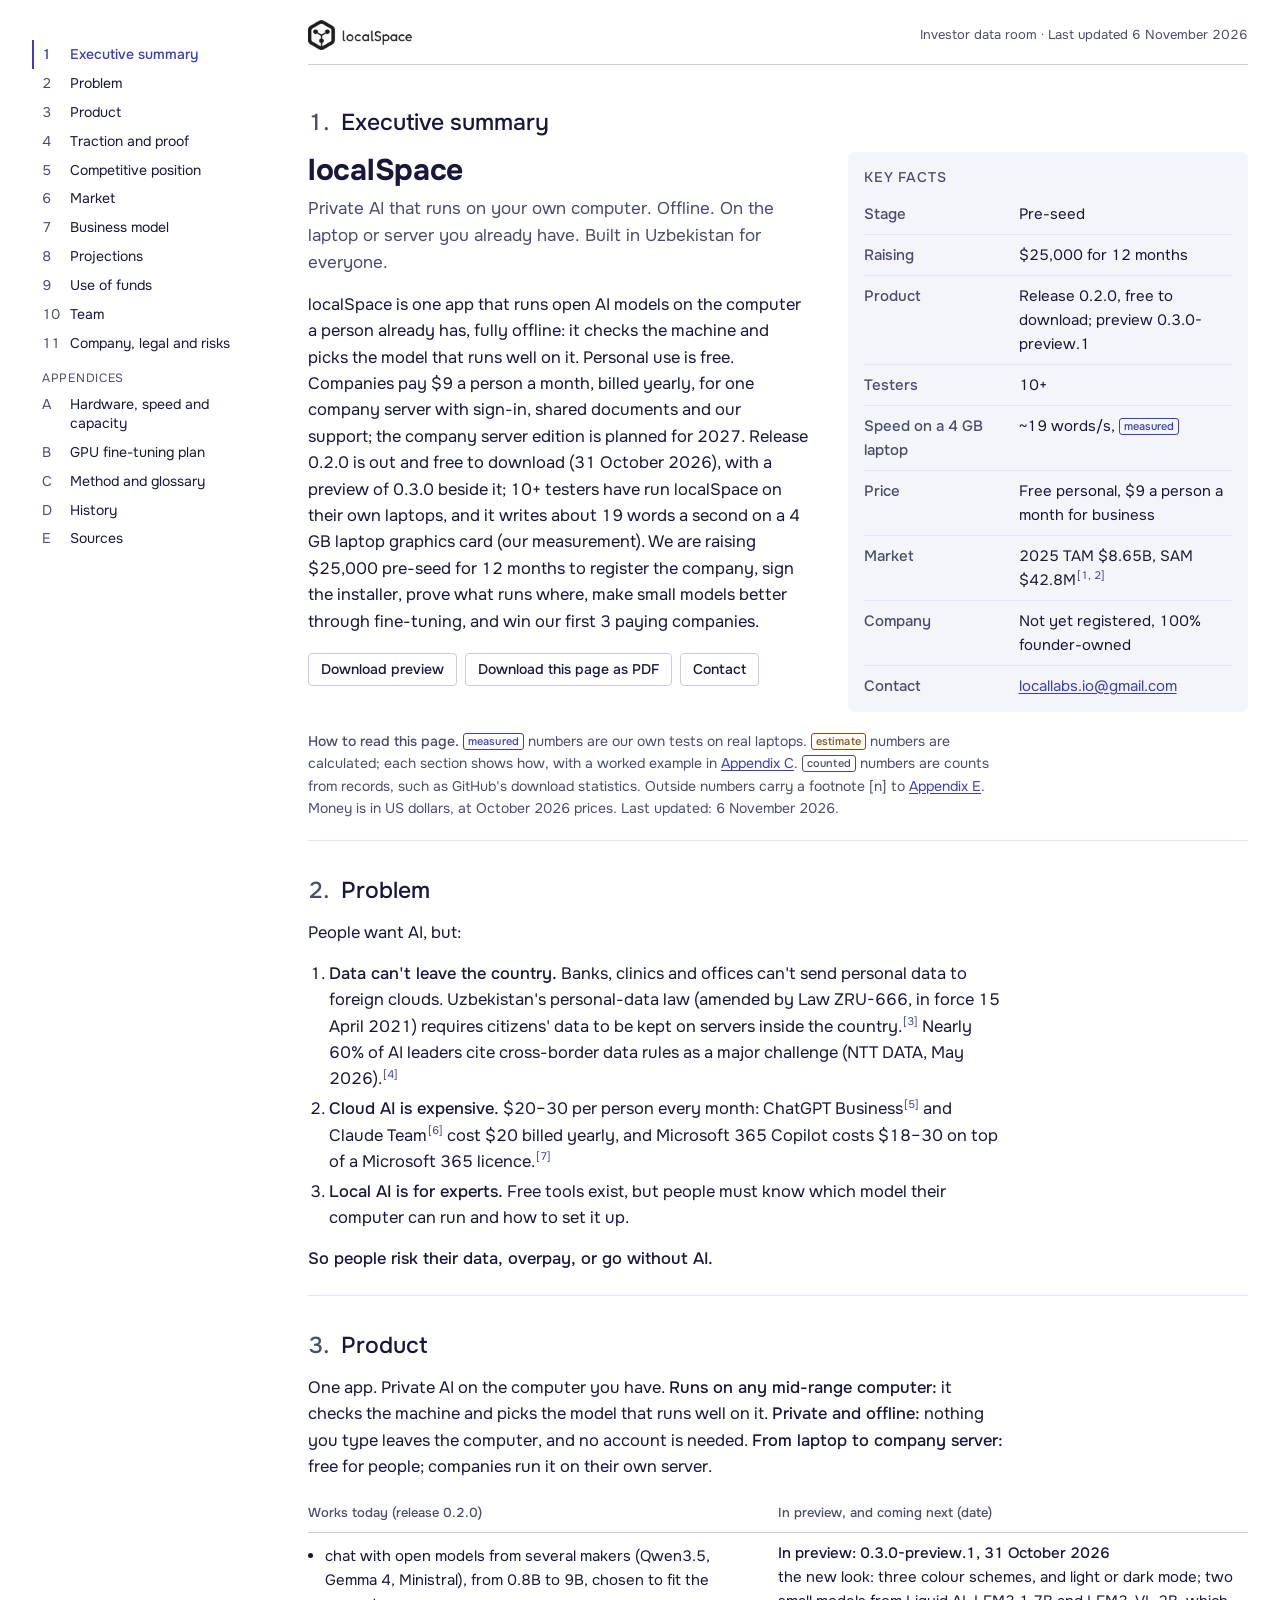
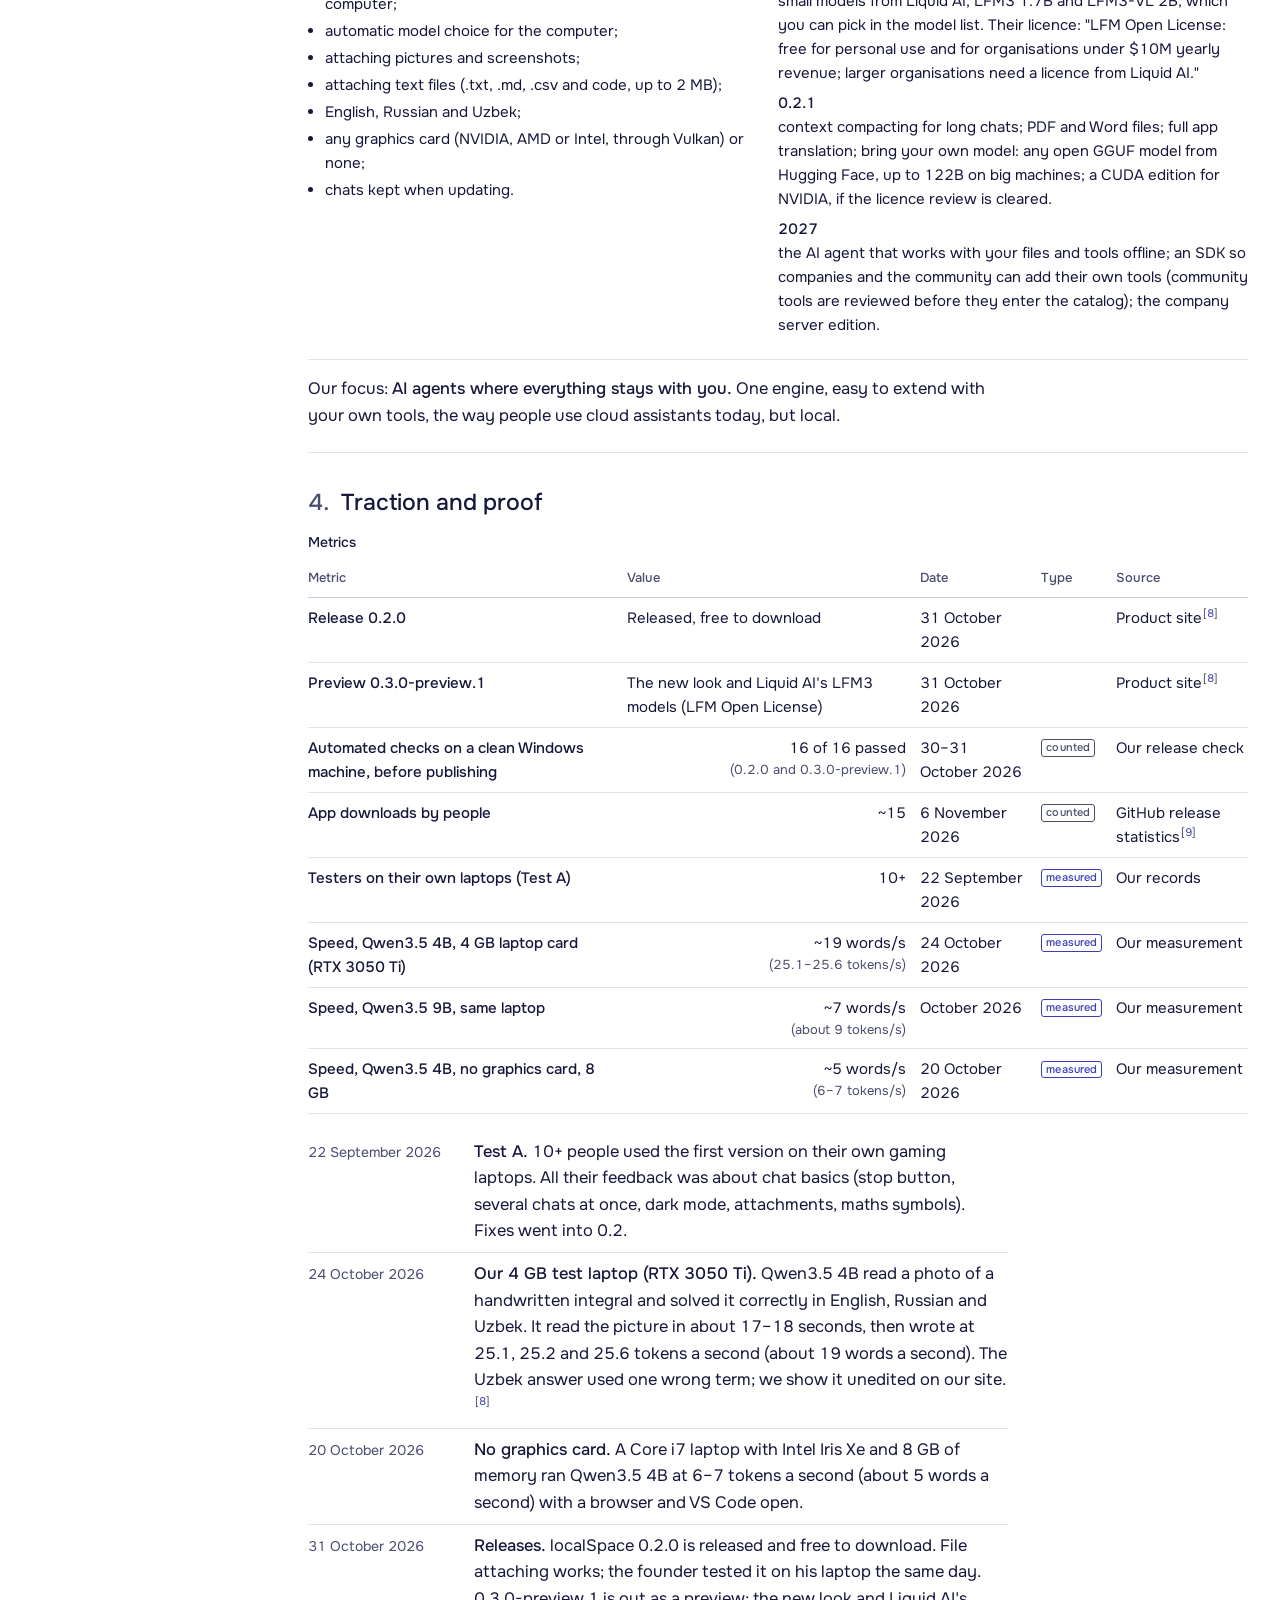
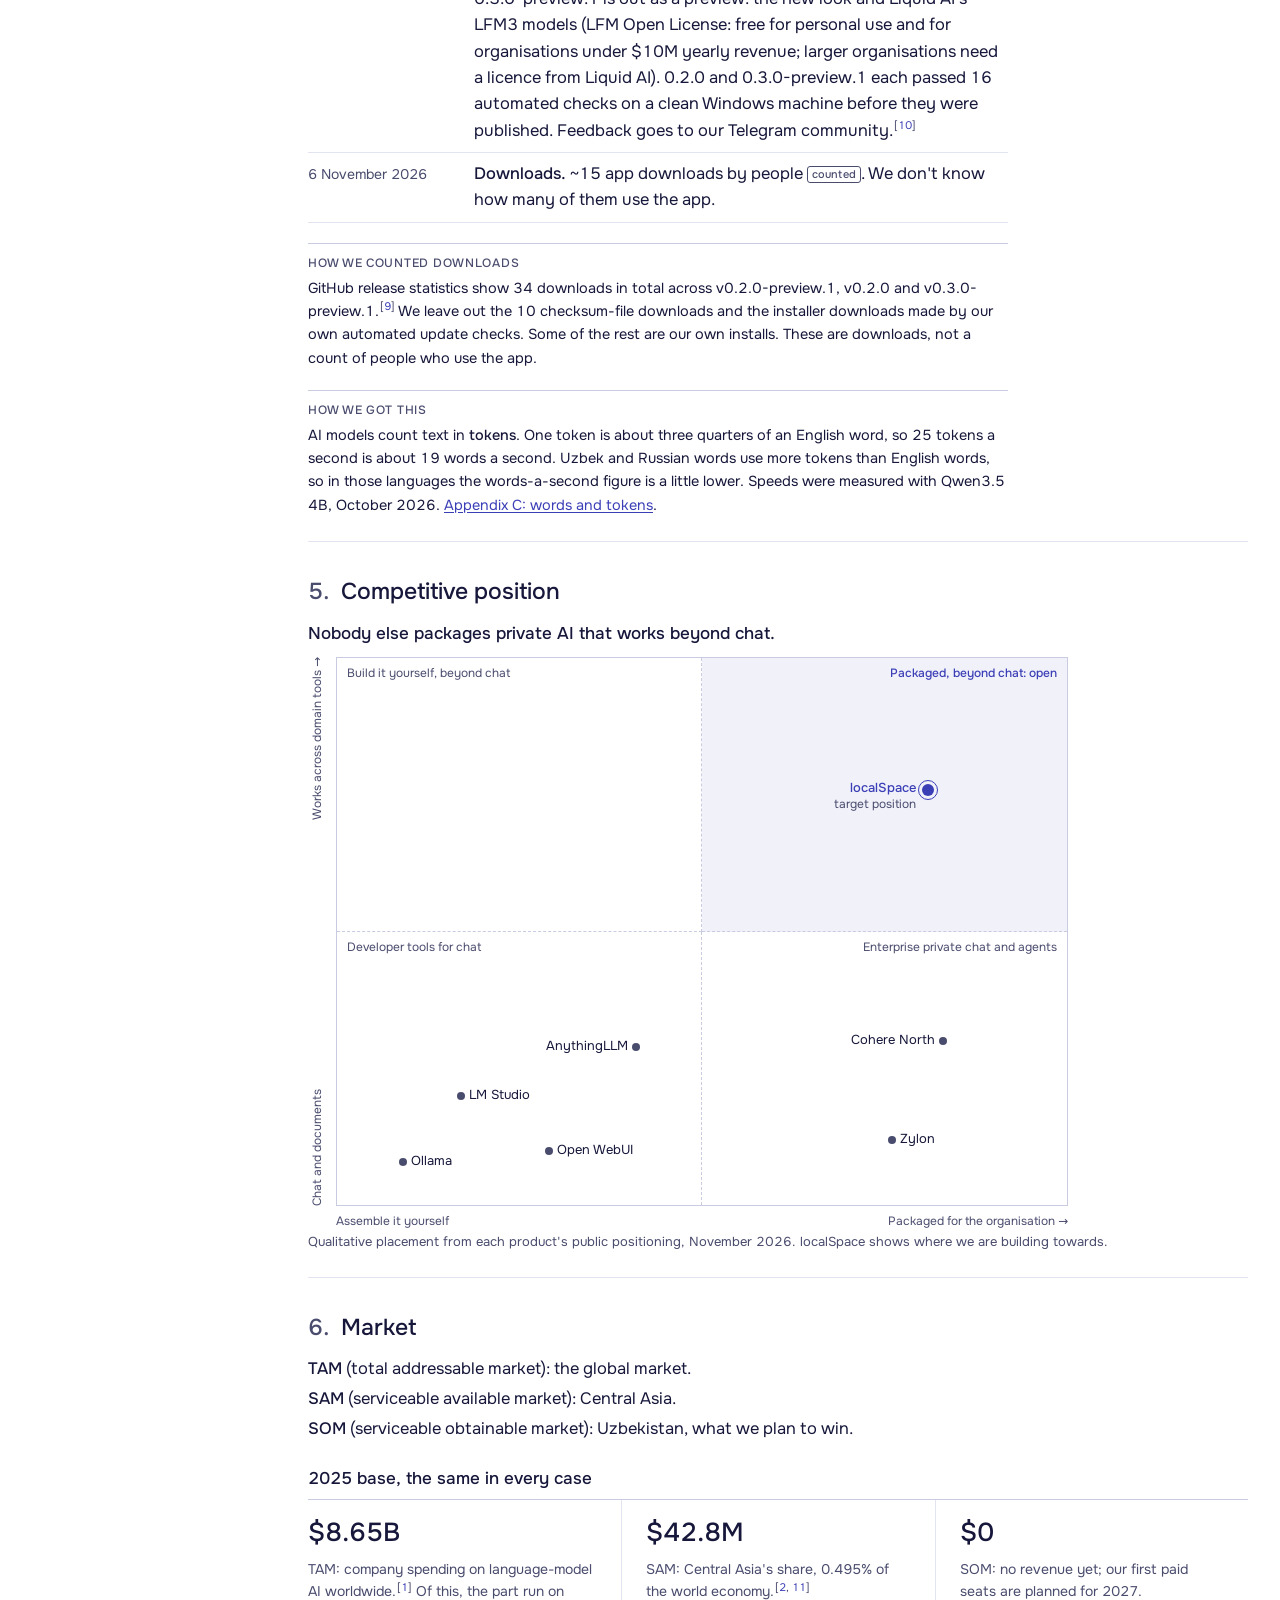
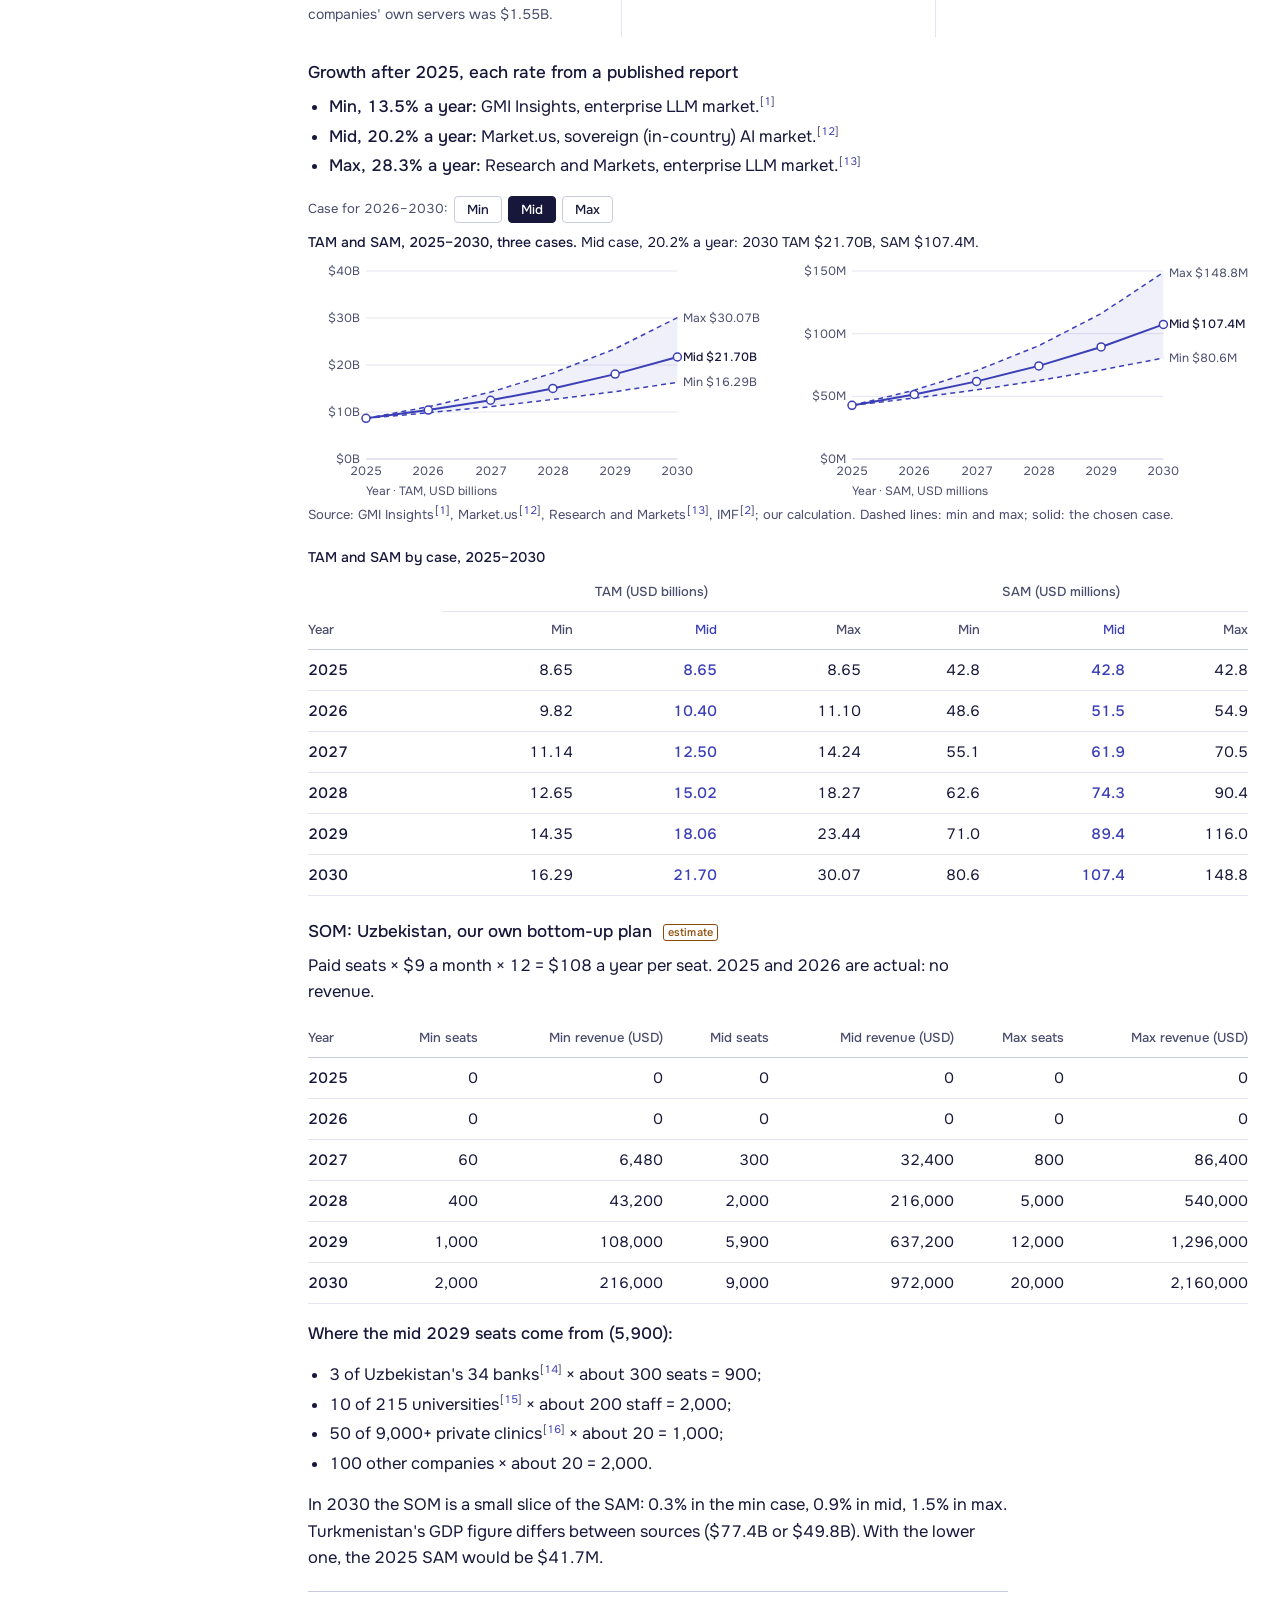
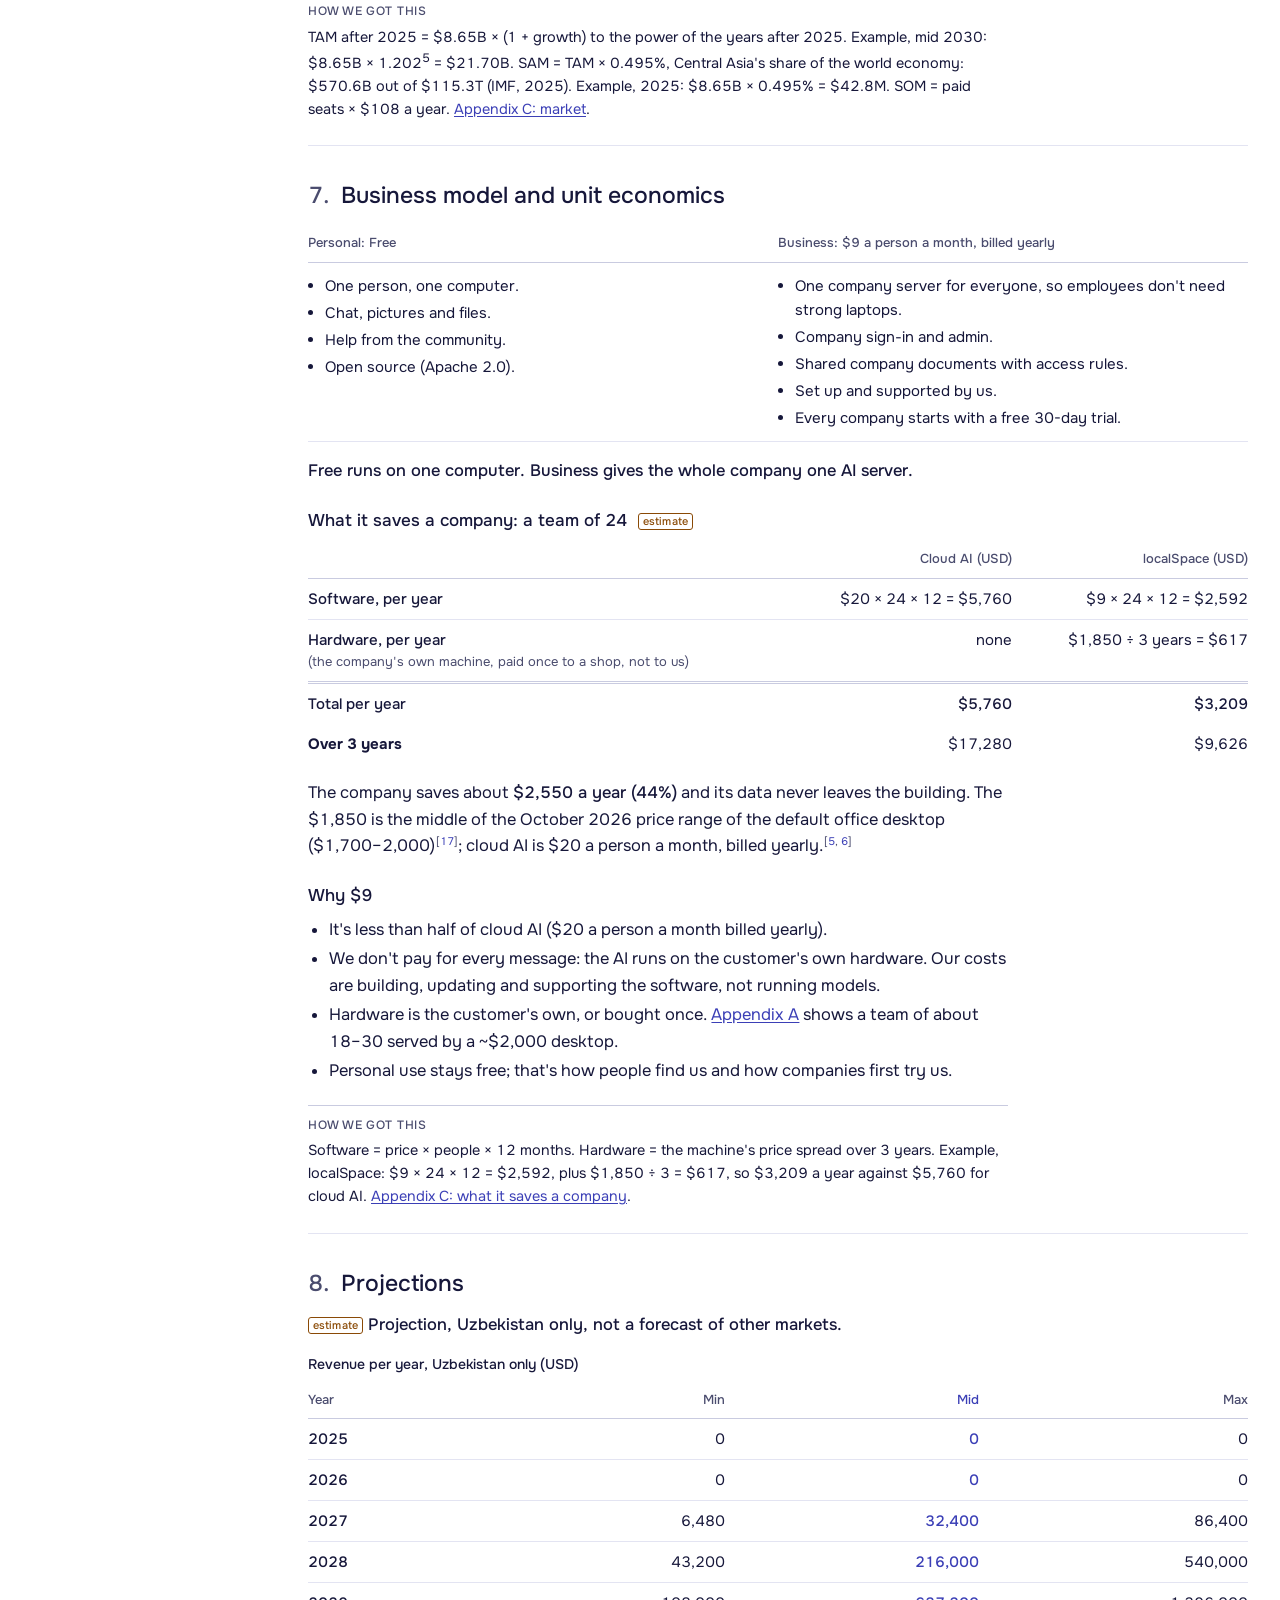
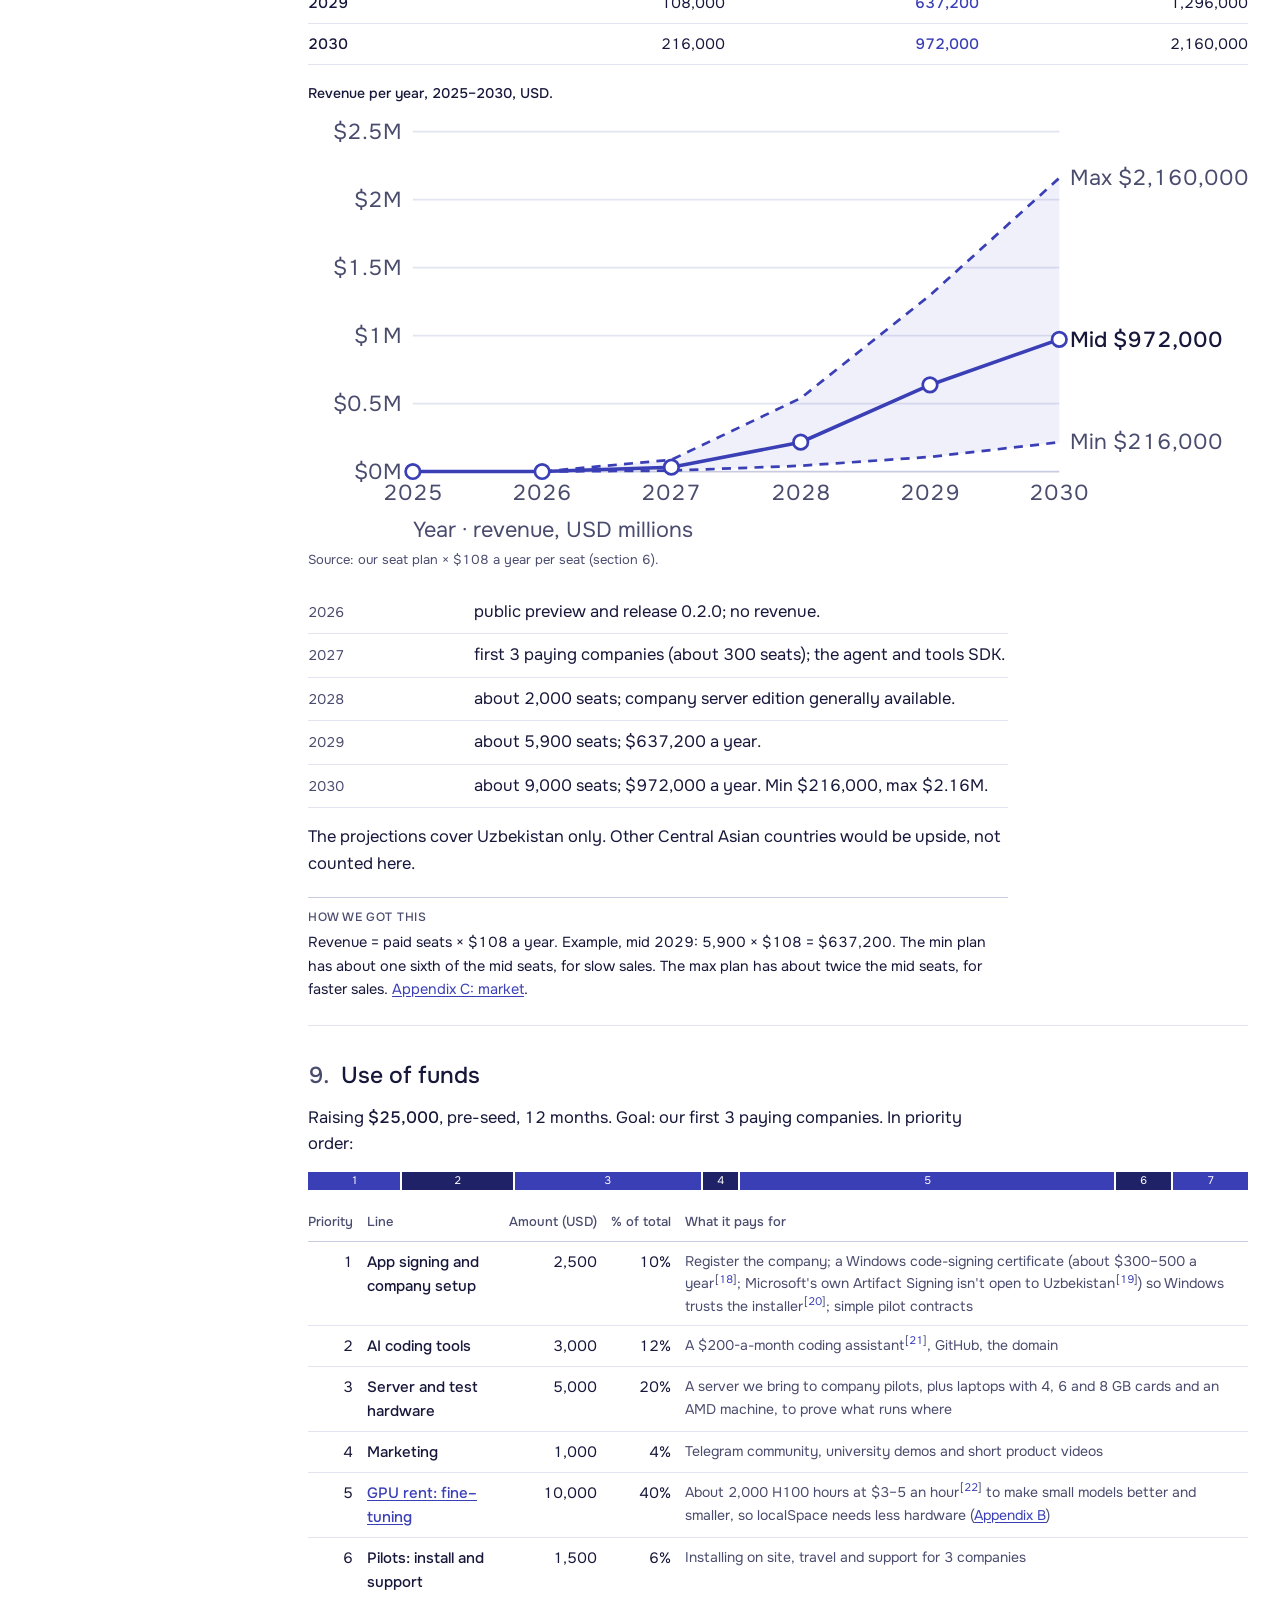
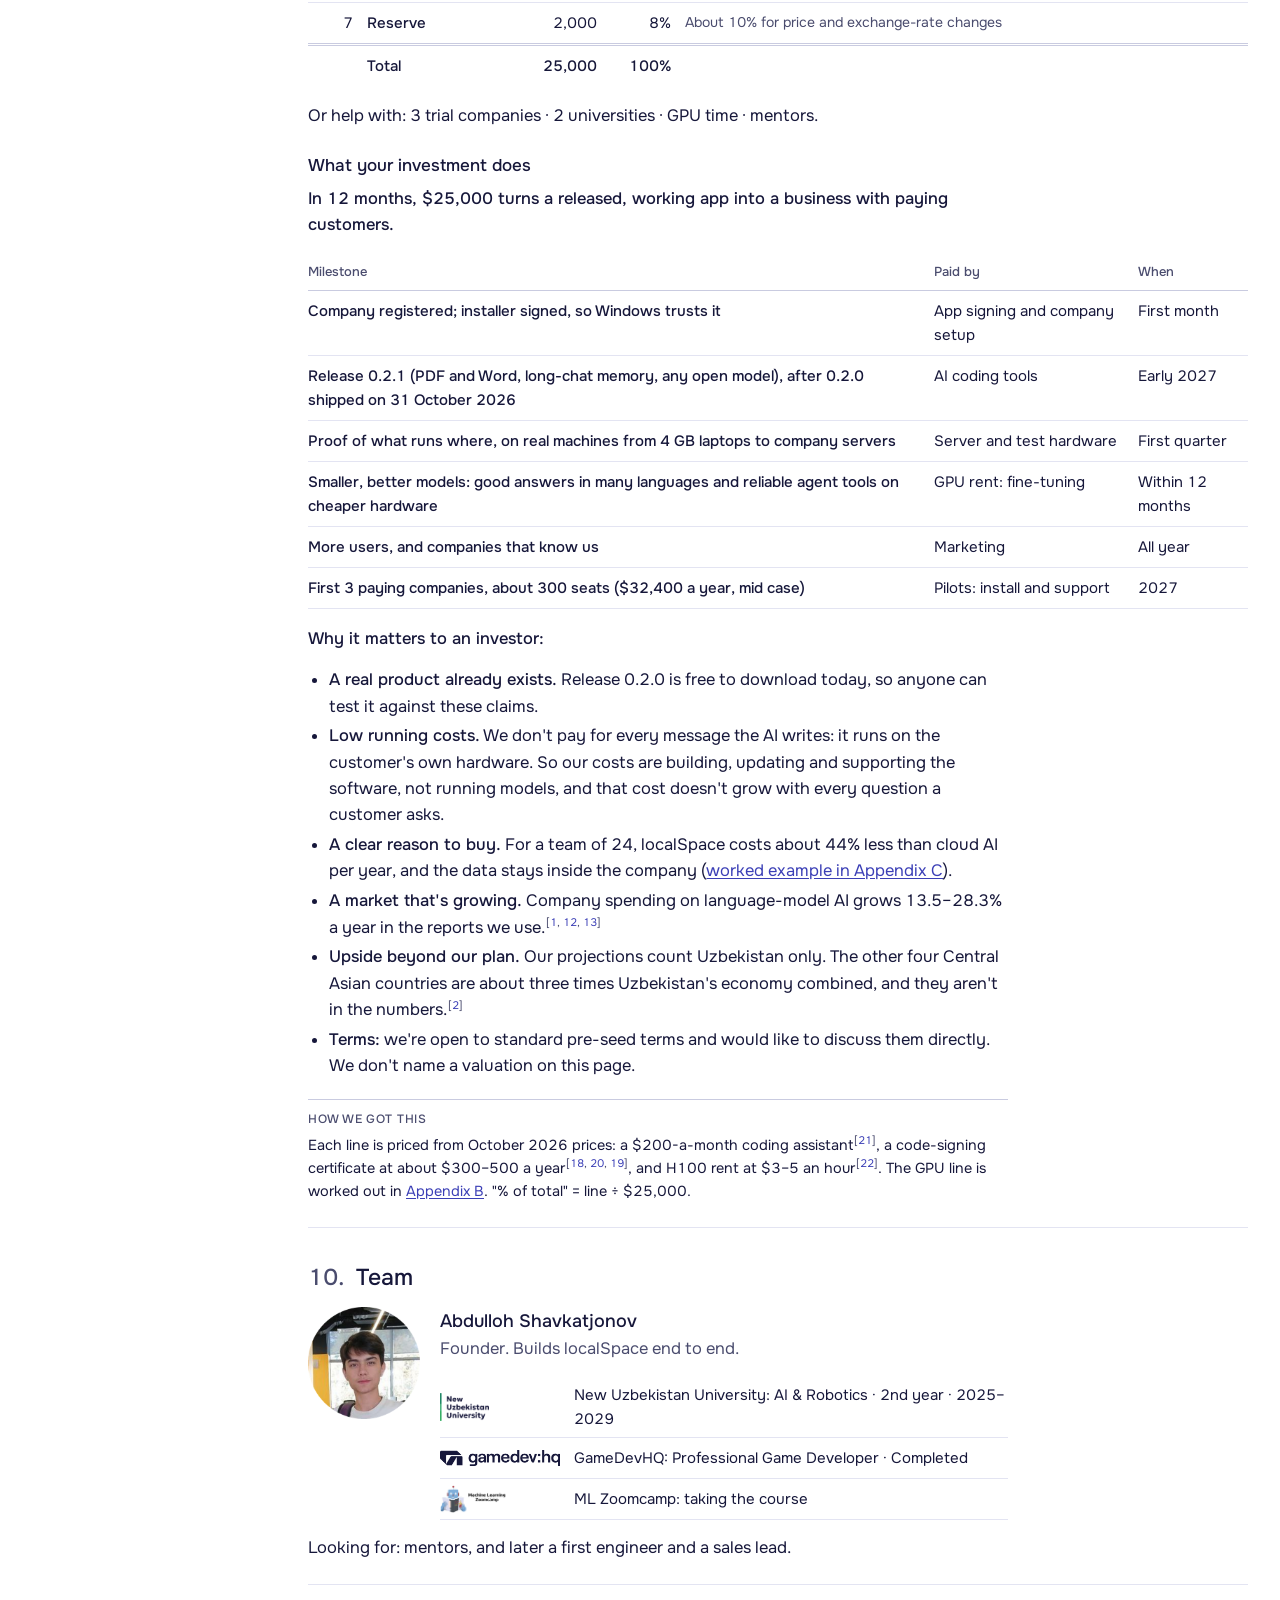
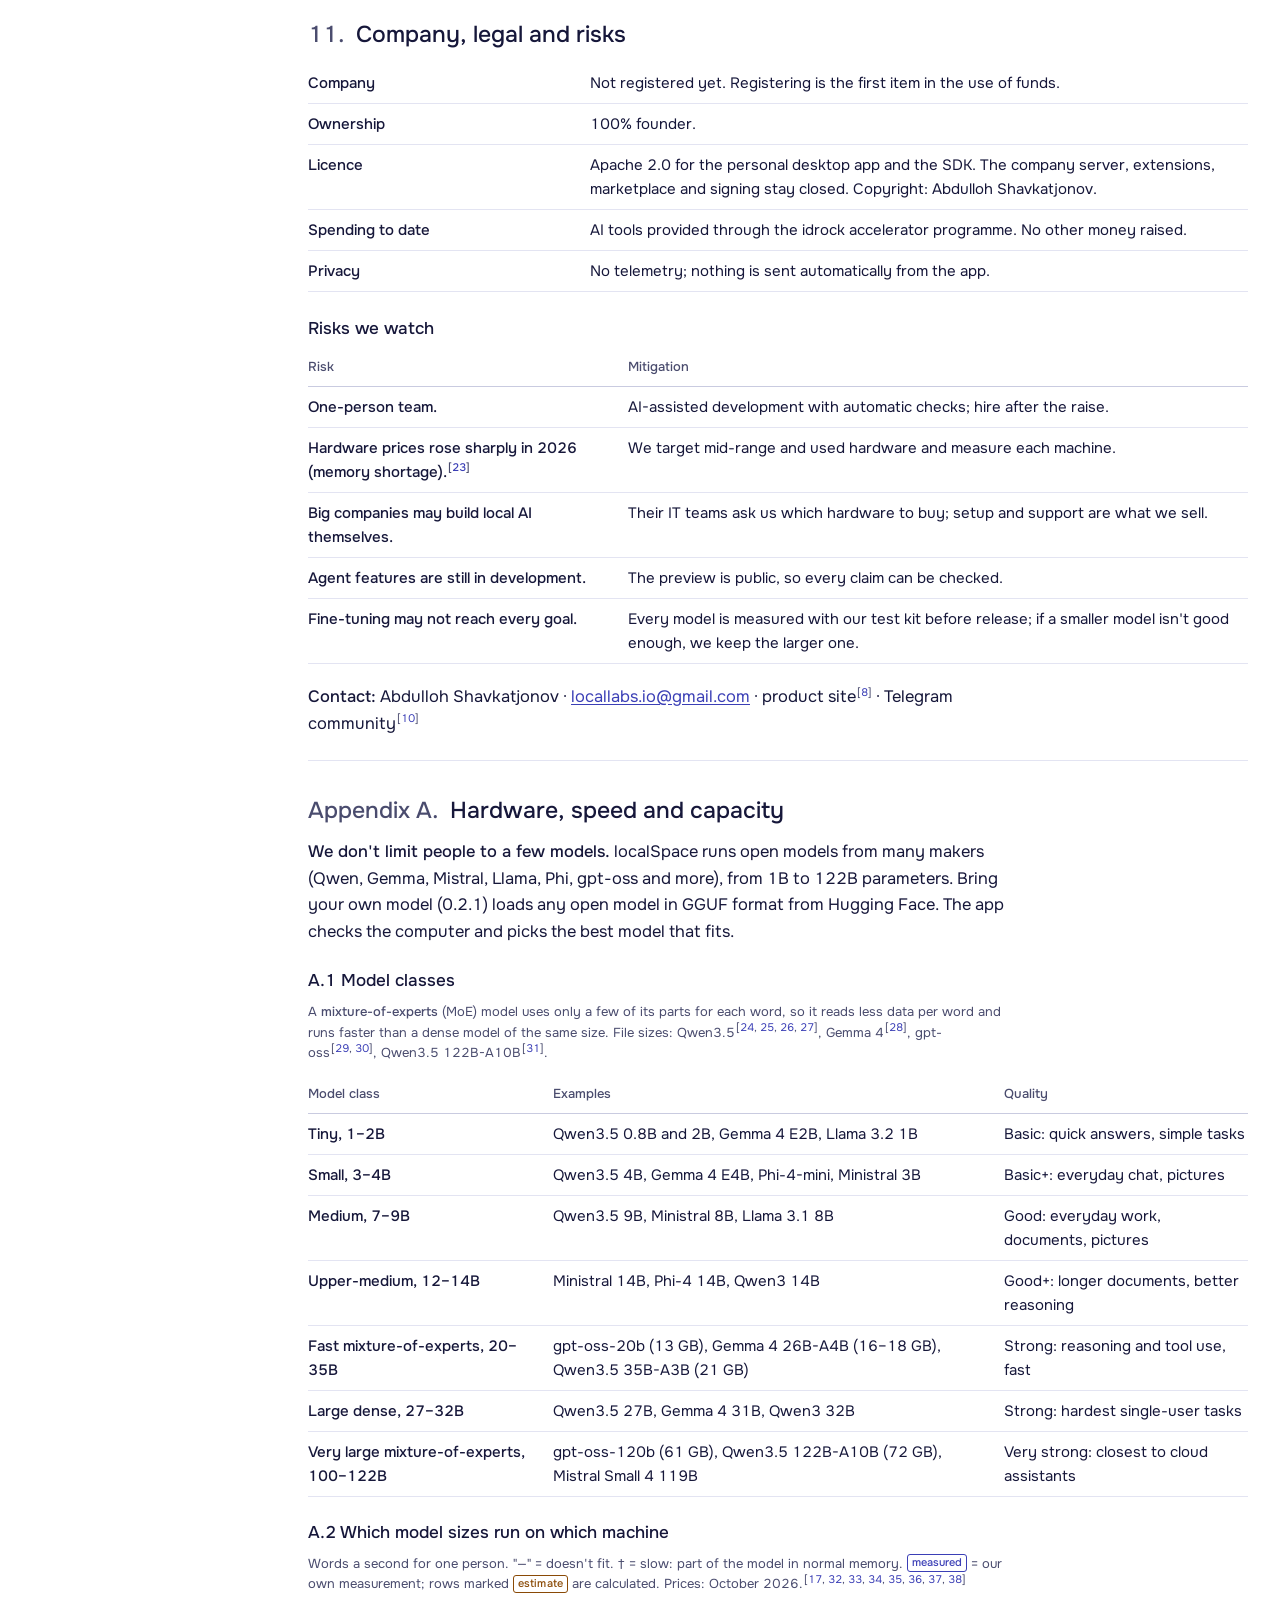
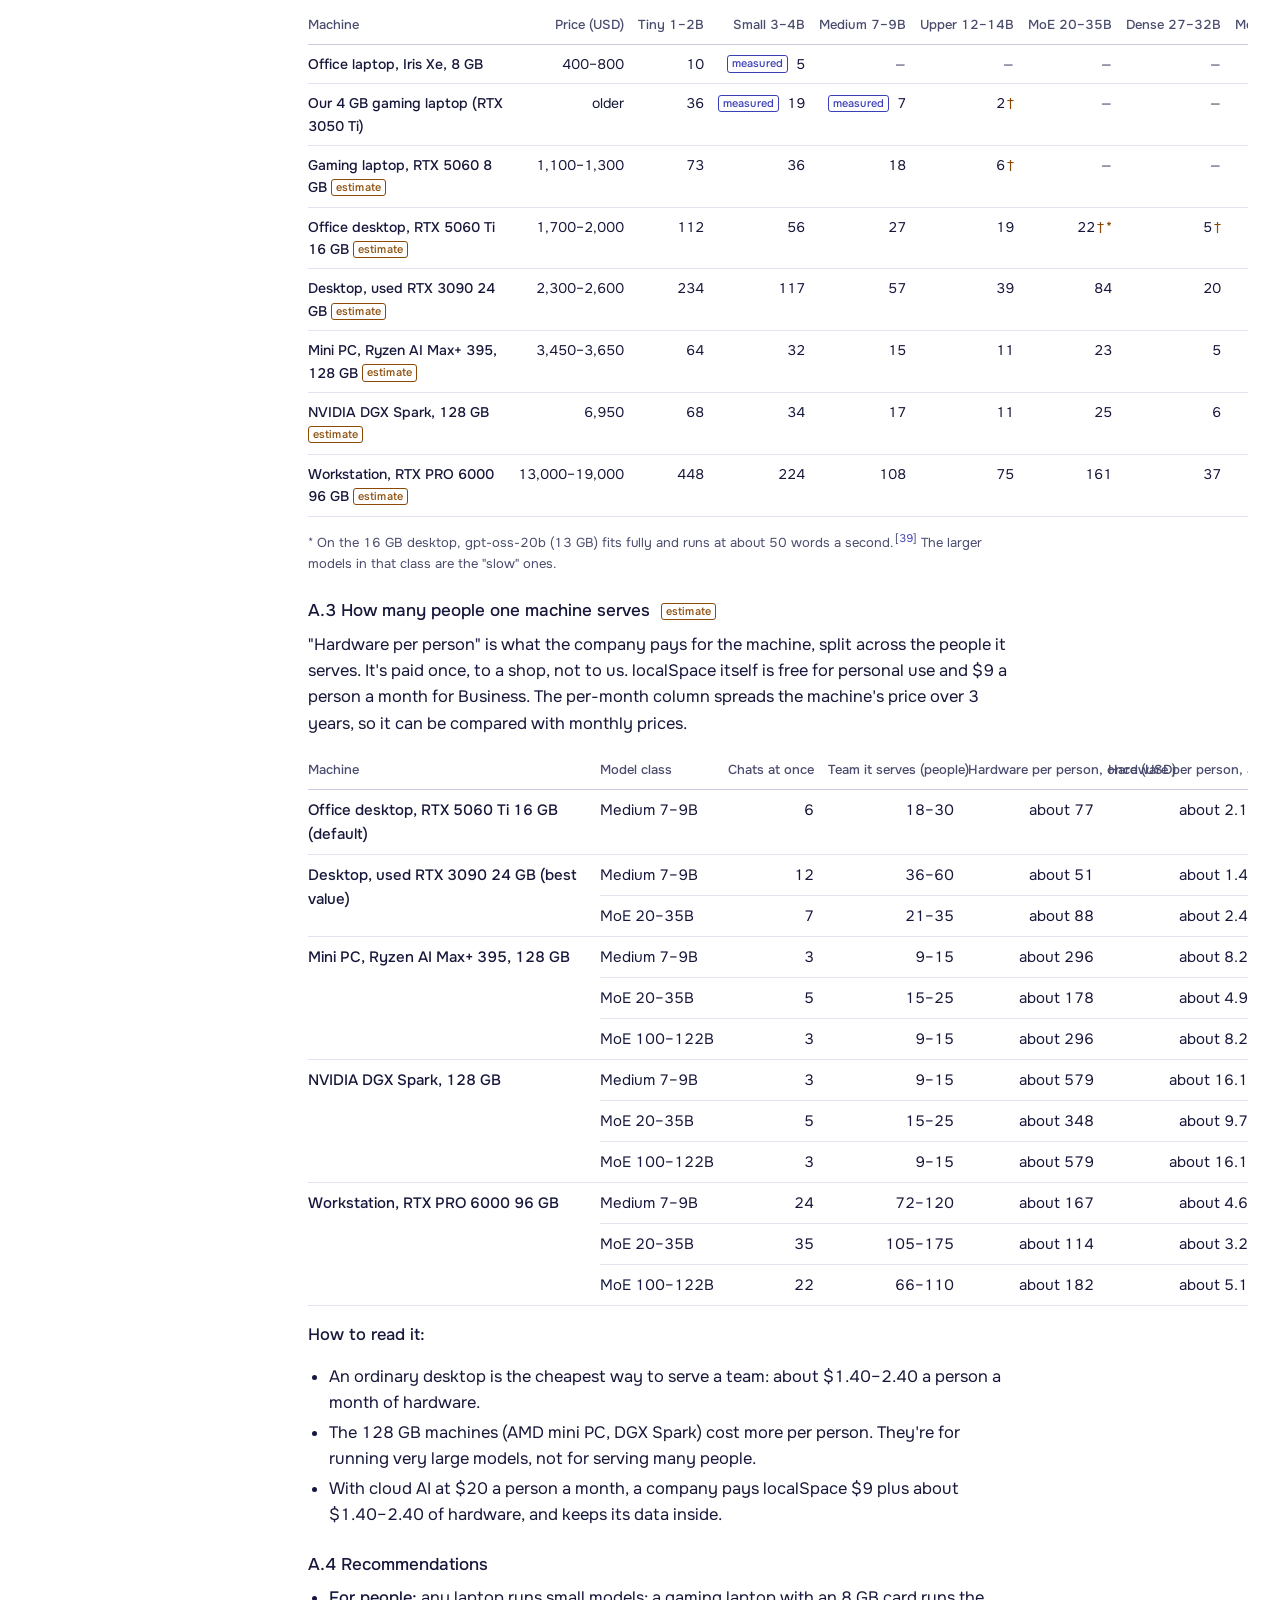
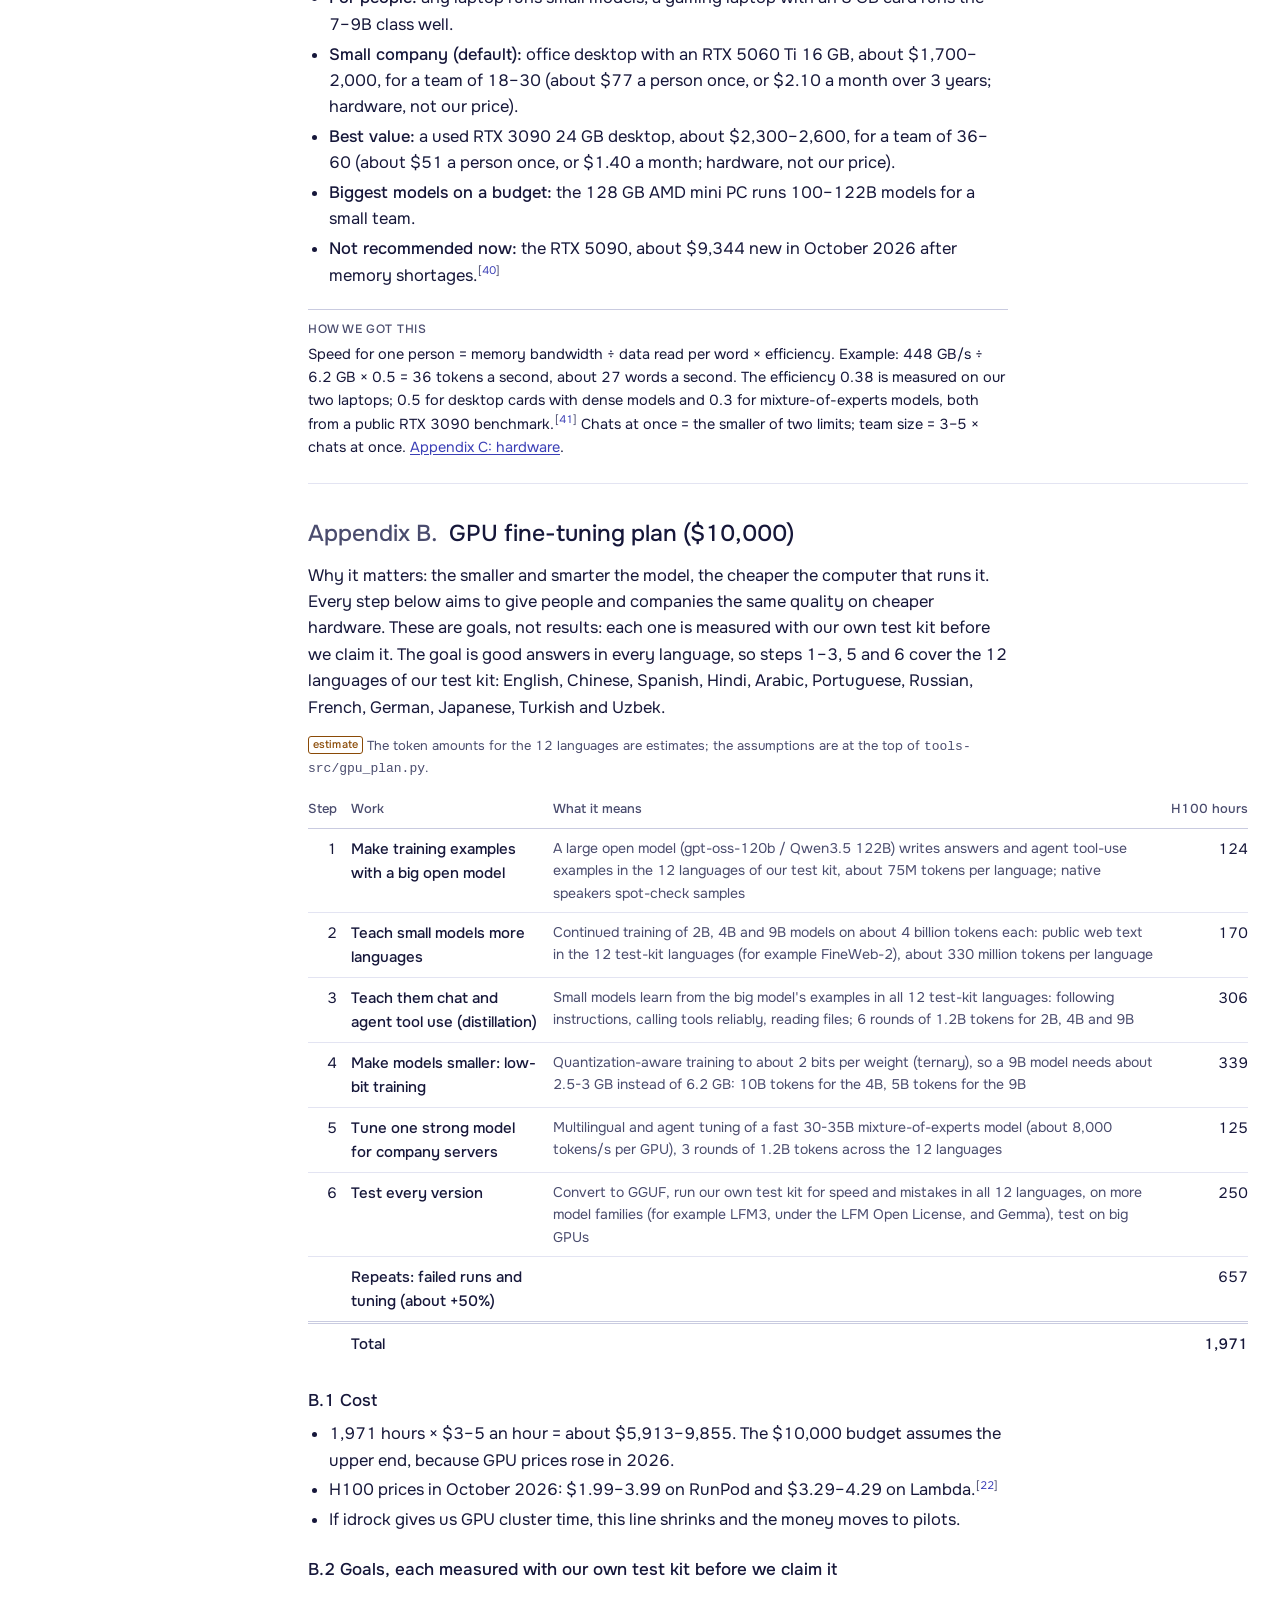
<file: index.html>
<!doctype html>
<html lang="en" class="no-js">
<head>
<meta charset="utf-8">
<meta name="viewport" content="width=device-width, initial-scale=1">
<title>localSpace: investor data room</title>
<meta name="description" content="localSpace investor data room: private AI that runs on your own computer. Pre-seed, raising $25,000, November 2026.">
<meta name="color-scheme" content="light dark">
<link rel="icon" href="assets/img/logo.png">
<link rel="preload" href="assets/fonts/onest-latin-400-normal.woff2" as="font" type="font/woff2" crossorigin>
<link rel="stylesheet" href="styles.css">
<script>document.documentElement.className = 'js';</script>
</head>
<body>
<a class="skip" href="#summary">Skip to the summary</a>

<div class="layout">

<aside class="toc-col">
  <details class="toc" open>
    <summary>Contents</summary>
    <nav aria-label="Contents">
      <ol class="toc-main">
        <li><a href="#summary"><span>1</span>Executive summary</a></li>
        <li><a href="#problem"><span>2</span>Problem</a></li>
        <li><a href="#product"><span>3</span>Product</a></li>
        <li><a href="#traction"><span>4</span>Traction and proof</a></li>
        <li><a href="#advantage"><span>5</span>Competitive position</a></li>
        <li><a href="#market"><span>6</span>Market</a></li>
        <li><a href="#model"><span>7</span>Business model</a></li>
        <li><a href="#projections"><span>8</span>Projections</a></li>
        <li><a href="#funds"><span>9</span>Use of funds</a></li>
        <li><a href="#team"><span>10</span>Team</a></li>
        <li><a href="#company"><span>11</span>Company, legal and risks</a></li>
      </ol>
      <p class="toc-head">Appendices</p>
      <ol class="toc-app">
        <li><a href="#hardware"><span>A</span>Hardware, speed and capacity</a></li>
        <li><a href="#gpu"><span>B</span>GPU fine-tuning plan</a></li>
        <li><a href="#method"><span>C</span>Method and glossary</a></li>
        <li><a href="#history"><span>D</span>History</a></li>
        <li><a href="#sources"><span>E</span>Sources</a></li>
      </ol>
    </nav>
  </details>
</aside>

<main class="doc">

<header class="mast">
  <img class="logo" src="assets/img/logo.png" alt="localSpace" width="124" height="36">
  <p>Investor data room · Last updated <time datetime="2026-11-06">6 November 2026</time></p>
</header>

<!-- 1 -->
<section id="summary" class="sec">
  <h2><span class="n">1.</span> Executive summary</h2>
  <div class="summary">
    <div class="sum-text">
      <h1>localSpace</h1>
      <p class="tagline">Private AI that runs on your own computer. Offline. On the laptop or server you already have. Built in Uzbekistan for everyone.</p>
      <p>localSpace is one app that runs open AI models on the computer a person already has, fully offline: it checks the machine and picks the model that runs well on it. Personal use is free. Companies pay $9 a person a month, billed yearly, for one company server with sign-in, shared documents and our support; the company server edition is planned for 2027. Release 0.2.0 is out and free to download (31 October 2026), with a preview of 0.3.0 beside it; 10+ testers have run localSpace on their own laptops, and it writes about 19 words a second on a 4 GB laptop graphics card (our measurement). We are raising $25,000 pre-seed for 12 months to register the company, sign the installer, prove what runs where, make small models better through fine-tuning, and win our first 3 paying companies.</p>
      <p class="actions">
        <a class="btn" href="https://linusip.github.io/localLabs/" target="_blank" rel="noopener">Download preview</a>
        <button class="btn js-only" type="button" data-print>Download this page as PDF</button>
        <a class="btn" href="mailto:locallabs.io@gmail.com">Contact</a>
      </p>
    </div>
    <div class="facts-box">
      <table class="tbl facts" id="key-facts">
        <caption>Key facts</caption>
        <tbody>
          <tr><th scope="row">Stage</th><td>Pre-seed</td></tr>
          <tr><th scope="row">Raising</th><td>$25,000 for 12 months</td></tr>
          <tr><th scope="row">Product</th><td>Release 0.2.0, free to download; preview 0.3.0-preview.1</td></tr>
          <tr><th scope="row">Testers</th><td>10+</td></tr>
          <tr><th scope="row">Speed on a 4 GB laptop</th><td>~19 words/s, <span class="badge m">measured</span></td></tr>
          <tr><th scope="row">Price</th><td>Free personal, $9 a person a month for business</td></tr>
          <tr><th scope="row">Market</th><td>2025 TAM $8.65B, SAM $42.8M<sup class="fn">[<a href="#src-1">1</a>, <a href="#src-2">2</a>]</sup></td></tr>
          <tr><th scope="row">Company</th><td>Not yet registered, 100% founder-owned</td></tr>
          <tr><th scope="row">Contact</th><td><a href="mailto:locallabs.io@gmail.com">locallabs.io@gmail.com</a></td></tr>
        </tbody>
      </table>
    </div>
  </div>
  <p class="howto"><b>How to read this page.</b> <span class="badge m">measured</span> numbers are our own tests on real laptops. <span class="badge e">estimate</span> numbers are calculated; each section shows how, with a worked example in <a href="#method">Appendix C</a>. <span class="badge c">counted</span> numbers are counts from records, such as GitHub's download statistics. Outside numbers carry a footnote [n] to <a href="#sources">Appendix E</a>. Money is in US dollars, at October 2026 prices. Last updated: 6 November 2026.</p>
</section>

<!-- 2 -->
<section id="problem" class="sec">
  <h2><span class="n">2.</span> Problem</h2>
  <p>People want AI, but:</p>
  <ol class="points">
    <li><b>Data can't leave the country.</b> Banks, clinics and offices can't send personal data to foreign clouds. Uzbekistan's personal-data law (amended by Law ZRU-666, in force 15 April 2021) requires citizens' data to be kept on servers inside the country.<sup class="fn">[<a href="#src-3">3</a>]</sup> Nearly 60% of AI leaders cite cross-border data rules as a major challenge (NTT DATA, May 2026).<sup class="fn">[<a href="#src-4">4</a>]</sup></li>
    <li><b>Cloud AI is expensive.</b> $20–30 per person every month: ChatGPT Business<sup class="fn">[<a href="#src-5">5</a>]</sup> and Claude Team<sup class="fn">[<a href="#src-6">6</a>]</sup> cost $20 billed yearly, and Microsoft 365 Copilot costs $18–30 on top of a Microsoft 365 licence.<sup class="fn">[<a href="#src-7">7</a>]</sup></li>
    <li><b>Local AI is for experts.</b> Free tools exist, but people must know which model their computer can run and how to set it up.</li>
  </ol>
  <p class="result">So people risk their data, overpay, or go without AI.</p>
</section>

<!-- 3 -->
<section id="product" class="sec">
  <h2><span class="n">3.</span> Product</h2>
  <p>One app. Private AI on the computer you have. <b>Runs on any mid-range computer:</b> it checks the machine and picks the model that runs well on it. <b>Private and offline:</b> nothing you type leaves the computer, and no account is needed. <b>From laptop to company server:</b> free for people; companies run it on their own server.</p>
  <div class="wide scroll">
    <table class="tbl two-col" id="product-table">
      <caption class="sr">What works today and what comes next</caption>
      <thead><tr><th scope="col">Works today (release 0.2.0)</th><th scope="col">In preview, and coming next (date)</th></tr></thead>
      <tbody><tr>
        <td><ul>
          <li>chat with open models from several makers (Qwen3.5, Gemma 4, Ministral), from 0.8B to 9B, chosen to fit the computer;</li>
          <li>automatic model choice for the computer;</li>
          <li>attaching pictures and screenshots;</li>
          <li>attaching text files (.txt, .md, .csv and code, up to 2 MB);</li>
          <li>English, Russian and Uzbek;</li>
          <li>any graphics card (NVIDIA, AMD or Intel, through Vulkan) or none;</li>
          <li>chats kept when updating.</li>
        </ul></td>
        <td><dl class="plan">
          <dt>In preview: 0.3.0-preview.1, 31 October 2026</dt><dd>the new look: three colour schemes, and light or dark mode; two small models from Liquid AI, LFM3 1.7B and LFM3-VL 2B, which you can pick in the model list. Their licence: "LFM Open License: free for personal use and for organisations under $10M yearly revenue; larger organisations need a licence from Liquid AI."</dd>
          <dt>0.2.1</dt><dd>context compacting for long chats; PDF and Word files; full app translation; bring your own model: any open GGUF model from Hugging Face, up to 122B on big machines; a CUDA edition for NVIDIA, if the licence review is cleared.</dd>
          <dt>2027</dt><dd>the AI agent that works with your files and tools offline; an SDK so companies and the community can add their own tools (community tools are reviewed before they enter the catalog); the company server edition.</dd>
        </dl></td>
      </tr></tbody>
    </table>
  </div>
  <p>Our focus: <b>AI agents where everything stays with you.</b> One engine, easy to extend with your own tools, the way people use cloud assistants today, but local.</p>
</section>

<!-- 4 -->
<section id="traction" class="sec">
  <h2><span class="n">4.</span> Traction and proof</h2>
  <div class="wide scroll">
    <table class="tbl" id="metrics">
      <caption>Metrics</caption>
      <thead><tr><th scope="col" class="stick">Metric</th><th scope="col">Value</th><th scope="col">Date</th><th scope="col">Type</th><th scope="col">Source</th></tr></thead>
      <tbody>
        <tr><th scope="row" class="stick">Release 0.2.0</th><td>Released, free to download</td><td>31 October 2026</td><td></td><td>Product site<sup class="fn">[<a href="#src-8">8</a>]</sup></td></tr>
        <tr><th scope="row" class="stick">Preview 0.3.0-preview.1</th><td>The new look and Liquid AI's LFM3 models (LFM Open License)</td><td>31 October 2026</td><td></td><td>Product site<sup class="fn">[<a href="#src-8">8</a>]</sup></td></tr>
        <tr><th scope="row" class="stick">Automated checks on a clean Windows machine, before publishing</th><td class="num">16 of 16 passed <small>(0.2.0 and 0.3.0-preview.1)</small></td><td>30–31 October 2026</td><td><span class="badge c">counted</span></td><td>Our release check</td></tr>
        <tr id="downloads"><th scope="row" class="stick">App downloads by people</th><td class="num" data-downloads="15">~15</td><td>6 November 2026</td><td><span class="badge c">counted</span></td><td>GitHub release statistics<sup class="fn">[<a href="#src-9">9</a>]</sup></td></tr>
        <tr><th scope="row" class="stick">Testers on their own laptops (Test A)</th><td class="num">10+</td><td>22 September 2026</td><td><span class="badge m">measured</span></td><td>Our records</td></tr>
        <tr><th scope="row" class="stick">Speed, Qwen3.5 4B, 4 GB laptop card (RTX 3050 Ti)</th><td class="num">~19 words/s <small>(25.1–25.6 tokens/s)</small></td><td>24 October 2026</td><td><span class="badge m">measured</span></td><td>Our measurement</td></tr>
        <tr><th scope="row" class="stick">Speed, Qwen3.5 9B, same laptop</th><td class="num">~7 words/s <small>(about 9 tokens/s)</small></td><td>October 2026</td><td><span class="badge m">measured</span></td><td>Our measurement</td></tr>
        <tr><th scope="row" class="stick">Speed, Qwen3.5 4B, no graphics card, 8 GB</th><td class="num">~5 words/s <small>(6–7 tokens/s)</small></td><td>20 October 2026</td><td><span class="badge m">measured</span></td><td>Our measurement</td></tr>
      </tbody>
    </table>
  </div>
  <dl class="dated">
    <div><dt>22 September 2026</dt><dd><b>Test A.</b> 10+ people used the first version on their own gaming laptops. All their feedback was about chat basics (stop button, several chats at once, dark mode, attachments, maths symbols). Fixes went into 0.2.</dd></div>
    <div><dt>24 October 2026</dt><dd><b>Our 4 GB test laptop (RTX 3050 Ti).</b> Qwen3.5 4B read a photo of a handwritten integral and solved it correctly in English, Russian and Uzbek. It read the picture in about 17–18 seconds, then wrote at 25.1, 25.2 and 25.6 tokens a second (about 19 words a second). The Uzbek answer used one wrong term; we show it unedited on our site.<sup class="fn">[<a href="#src-8">8</a>]</sup></dd></div>
    <div><dt>20 October 2026</dt><dd><b>No graphics card.</b> A Core i7 laptop with Intel Iris Xe and 8 GB of memory ran Qwen3.5 4B at 6–7 tokens a second (about 5 words a second) with a browser and VS Code open.</dd></div>
    <div><dt>31 October 2026</dt><dd><b>Releases.</b> localSpace 0.2.0 is released and free to download. File attaching works; the founder tested it on his laptop the same day. 0.3.0-preview.1 is out as a preview: the new look and Liquid AI's LFM3 models (LFM Open License: free for personal use and for organisations under $10M yearly revenue; larger organisations need a licence from Liquid AI). 0.2.0 and 0.3.0-preview.1 each passed 16 automated checks on a clean Windows machine before they were published. Feedback goes to our Telegram community.<sup class="fn">[<a href="#src-10">10</a>]</sup></dd></div>
    <div><dt>6 November 2026</dt><dd><b>Downloads.</b> ~15 app downloads by people <span class="badge c">counted</span>. We don't know how many of them use the app.</dd></div>
  </dl>
  <div class="note-box">
    <p class="nb-title">How we counted downloads</p>
    <p>GitHub release statistics show 34 downloads in total across v0.2.0-preview.1, v0.2.0 and v0.3.0-preview.1.<sup class="fn">[<a href="#src-9">9</a>]</sup> We leave out the 10 checksum-file downloads and the installer downloads made by our own automated update checks. Some of the rest are our own installs. These are downloads, not a count of people who use the app.</p>
  </div>
  <div class="note-box">
    <p class="nb-title">How we got this</p>
    <p>AI models count text in <dfn>tokens</dfn>. One token is about three quarters of an English word, so 25 tokens a second is about 19 words a second. Uzbek and Russian words use more tokens than English words, so in those languages the words-a-second figure is a little lower. Speeds were measured with Qwen3.5 4B, October 2026. <a href="#m-tokens">Appendix C: words and tokens</a>.</p>
  </div>
</section>

<!-- 5 -->
<section id="advantage" class="sec">
  <h2><span class="n">5.</span> Competitive position</h2>
  <figure class="wide map-fig" id="market-map">
    <figcaption><b>Nobody else packages private AI that works beyond chat.</b></figcaption>
    <div class="map-wrap">
      <p class="ax-y" aria-hidden="true"><span>Chat and documents</span><span>Works across domain tools</span></p>
      <div class="map" role="img" aria-label="Market map. Across: from assemble it yourself to packaged for the organisation. Up: from chat and documents to works across domain tools. Ollama, LM Studio and Open WebUI sit bottom left; AnythingLLM bottom left, nearer the middle; Zylon and Cohere North bottom right; localSpace's target position is top right, where no product sits today.">
        <div class="quad q-tl"><span>Build it yourself, beyond chat</span></div>
        <div class="quad q-tr hl"><span>Packaged, beyond chat: open</span></div>
        <div class="quad q-bl"><span>Developer tools for chat</span></div>
        <div class="quad q-br"><span>Enterprise private chat and agents</span></div>
        <span class="mpt" style="left:9%;bottom:8%" data-name="Ollama" data-x="0.09" data-y="0.08"><i></i><b>Ollama</b></span>
        <span class="mpt" style="left:17%;bottom:20%" data-name="LM Studio" data-x="0.17" data-y="0.2"><i></i><b>LM Studio</b></span>
        <span class="mpt" style="left:28.999999999999996%;bottom:10%" data-name="Open WebUI" data-x="0.29" data-y="0.1"><i></i><b>Open WebUI</b></span>
        <span class="mpt left" style="left:41%;bottom:28.999999999999996%" data-name="AnythingLLM" data-x="0.41" data-y="0.29"><i></i><b>AnythingLLM</b></span>
        <span class="mpt" style="left:76%;bottom:12%" data-name="Zylon" data-x="0.76" data-y="0.12"><i></i><b>Zylon</b></span>
        <span class="mpt left" style="left:83%;bottom:30%" data-name="Cohere North" data-x="0.83" data-y="0.3"><i></i><b>Cohere North</b></span>
        <span class="mpt us left" style="left:81%;bottom:76%" data-name="localSpace" data-x="0.81" data-y="0.76"><i></i><b>localSpace<small>target position</small></b></span>
      </div>
      <p class="ax-x" aria-hidden="true"><span>Assemble it yourself</span><span>Packaged for the organisation</span></p>
    </div>
    <p class="small" id="map-note">Qualitative placement from each product's public positioning, November 2026. localSpace shows where we are building towards.</p>
  </figure>
</section>

<!-- 6 -->
<section id="market" class="sec">
  <h2><span class="n">6.</span> Market</h2>
  <ul class="defs">
    <li><b>TAM</b> (total addressable market): the global market.</li>
    <li><b>SAM</b> (serviceable available market): Central Asia.</li>
    <li><b>SOM</b> (serviceable obtainable market): Uzbekistan, what we plan to win.</li>
  </ul>
  <h3>2025 base, the same in every case</h3>
  <div class="figures" id="base-2025">
    <div data-metric="tam" data-v="8.65"><p class="fig">$8.65B</p><p>TAM: company spending on language-model AI worldwide.<sup class="fn">[<a href="#src-1">1</a>]</sup> Of this, the part run on companies' own servers was $1.55B.</p></div>
    <div data-metric="sam" data-v="42.8"><p class="fig">$42.8M</p><p>SAM: Central Asia's share, 0.495% of the world economy.<sup class="fn">[<a href="#src-2">2</a>, <a href="#src-11">11</a>]</sup></p></div>
    <div data-metric="som" data-v="0"><p class="fig">$0</p><p>SOM: no revenue yet; our first paid seats are planned for 2027.</p></div>
  </div>
  <h3>Growth after 2025, each rate from a published report</h3>
  <ul>
    <li><b>Min, 13.5% a year:</b> GMI Insights, enterprise LLM market.<sup class="fn">[<a href="#src-1">1</a>]</sup></li>
    <li><b>Mid, 20.2% a year:</b> Market.us, sovereign (in-country) AI market.<sup class="fn">[<a href="#src-12">12</a>]</sup></li>
    <li><b>Max, 28.3% a year:</b> Research and Markets, enterprise LLM market.<sup class="fn">[<a href="#src-13">13</a>]</sup></li>
  </ul>
  <div class="controls js-only" role="group" aria-label="Case for 2026–2030">
    <span class="small">Case for 2026–2030:</span>
    <button type="button" data-scn="min" aria-pressed="false">Min</button>
    <button type="button" data-scn="mid" aria-pressed="true">Mid</button>
    <button type="button" data-scn="max" aria-pressed="false">Max</button>
  </div>
  <figure class="chart wide js-only" id="chart-market">
    <figcaption><b>TAM and SAM, 2025–2030, three cases.</b> <span data-out="readout"></span></figcaption>
    <div class="plots"><div class="plot" data-plot="tam"></div><div class="plot" data-plot="sam"></div></div>
    <p class="src">Source: GMI Insights<sup class="fn">[<a href="#src-1">1</a>]</sup>, Market.us<sup class="fn">[<a href="#src-12">12</a>]</sup>, Research and Markets<sup class="fn">[<a href="#src-13">13</a>]</sup>, IMF<sup class="fn">[<a href="#src-2">2</a>]</sup>; our calculation. Dashed lines: min and max; solid: the chosen case.</p>
  </figure>
  <div class="wide scroll">
<table class="tbl" id="market-table">
<caption>TAM and SAM by case, 2025–2030</caption>
<thead><tr><th scope="col" rowspan="2" class="stick">Year</th><th scope="colgroup" colspan="3" class="grp">TAM (USD billions)</th><th scope="colgroup" colspan="3" class="grp">SAM (USD millions)</th></tr>
<tr><th scope="col" class="num c-min">Min</th><th scope="col" class="num c-mid">Mid</th><th scope="col" class="num c-max">Max</th><th scope="col" class="num c-min">Min</th><th scope="col" class="num c-mid">Mid</th><th scope="col" class="num c-max">Max</th></tr></thead>
<tbody>
<tr data-year="2025"><th scope="row" class="stick">2025</th><td class="num c-min" data-metric="tam" data-scn="min" data-v="8.65">8.65</td><td class="num c-mid" data-metric="tam" data-scn="mid" data-v="8.65">8.65</td><td class="num c-max" data-metric="tam" data-scn="max" data-v="8.65">8.65</td><td class="num c-min" data-metric="sam" data-scn="min" data-v="42.8">42.8</td><td class="num c-mid" data-metric="sam" data-scn="mid" data-v="42.8">42.8</td><td class="num c-max" data-metric="sam" data-scn="max" data-v="42.8">42.8</td></tr>
<tr data-year="2026"><th scope="row" class="stick">2026</th><td class="num c-min" data-metric="tam" data-scn="min" data-v="9.82">9.82</td><td class="num c-mid" data-metric="tam" data-scn="mid" data-v="10.4">10.40</td><td class="num c-max" data-metric="tam" data-scn="max" data-v="11.1">11.10</td><td class="num c-min" data-metric="sam" data-scn="min" data-v="48.6">48.6</td><td class="num c-mid" data-metric="sam" data-scn="mid" data-v="51.5">51.5</td><td class="num c-max" data-metric="sam" data-scn="max" data-v="54.9">54.9</td></tr>
<tr data-year="2027"><th scope="row" class="stick">2027</th><td class="num c-min" data-metric="tam" data-scn="min" data-v="11.14">11.14</td><td class="num c-mid" data-metric="tam" data-scn="mid" data-v="12.5">12.50</td><td class="num c-max" data-metric="tam" data-scn="max" data-v="14.24">14.24</td><td class="num c-min" data-metric="sam" data-scn="min" data-v="55.1">55.1</td><td class="num c-mid" data-metric="sam" data-scn="mid" data-v="61.9">61.9</td><td class="num c-max" data-metric="sam" data-scn="max" data-v="70.5">70.5</td></tr>
<tr data-year="2028"><th scope="row" class="stick">2028</th><td class="num c-min" data-metric="tam" data-scn="min" data-v="12.65">12.65</td><td class="num c-mid" data-metric="tam" data-scn="mid" data-v="15.02">15.02</td><td class="num c-max" data-metric="tam" data-scn="max" data-v="18.27">18.27</td><td class="num c-min" data-metric="sam" data-scn="min" data-v="62.6">62.6</td><td class="num c-mid" data-metric="sam" data-scn="mid" data-v="74.3">74.3</td><td class="num c-max" data-metric="sam" data-scn="max" data-v="90.4">90.4</td></tr>
<tr data-year="2029"><th scope="row" class="stick">2029</th><td class="num c-min" data-metric="tam" data-scn="min" data-v="14.35">14.35</td><td class="num c-mid" data-metric="tam" data-scn="mid" data-v="18.06">18.06</td><td class="num c-max" data-metric="tam" data-scn="max" data-v="23.44">23.44</td><td class="num c-min" data-metric="sam" data-scn="min" data-v="71">71.0</td><td class="num c-mid" data-metric="sam" data-scn="mid" data-v="89.4">89.4</td><td class="num c-max" data-metric="sam" data-scn="max" data-v="116">116.0</td></tr>
<tr data-year="2030"><th scope="row" class="stick">2030</th><td class="num c-min" data-metric="tam" data-scn="min" data-v="16.29">16.29</td><td class="num c-mid" data-metric="tam" data-scn="mid" data-v="21.7">21.70</td><td class="num c-max" data-metric="tam" data-scn="max" data-v="30.07">30.07</td><td class="num c-min" data-metric="sam" data-scn="min" data-v="80.6">80.6</td><td class="num c-mid" data-metric="sam" data-scn="mid" data-v="107.4">107.4</td><td class="num c-max" data-metric="sam" data-scn="max" data-v="148.8">148.8</td></tr>
</tbody>
</table>
  </div>
  <h3>SOM: Uzbekistan, our own bottom-up plan <span class="badge e">estimate</span></h3>
  <p>Paid seats × $9 a month × 12 = $108 a year per seat. 2025 and 2026 are actual: no revenue.</p>
  <div class="wide scroll">
<table class="tbl" id="som-table">
<caption class="sr">SOM: paid seats and revenue in Uzbekistan</caption>
<thead><tr><th scope="col" class="stick">Year</th><th scope="col" class="num">Min seats</th><th scope="col" class="num">Min revenue (USD)</th><th scope="col" class="num">Mid seats</th><th scope="col" class="num">Mid revenue (USD)</th><th scope="col" class="num">Max seats</th><th scope="col" class="num">Max revenue (USD)</th></tr></thead>
<tbody>
<tr data-year="2025"><th scope="row" class="stick">2025</th><td class="num" data-scn="min" data-seats="0">0</td><td class="num" data-scn="min" data-rev="0">0</td><td class="num" data-scn="mid" data-seats="0">0</td><td class="num" data-scn="mid" data-rev="0">0</td><td class="num" data-scn="max" data-seats="0">0</td><td class="num" data-scn="max" data-rev="0">0</td></tr>
<tr data-year="2026"><th scope="row" class="stick">2026</th><td class="num" data-scn="min" data-seats="0">0</td><td class="num" data-scn="min" data-rev="0">0</td><td class="num" data-scn="mid" data-seats="0">0</td><td class="num" data-scn="mid" data-rev="0">0</td><td class="num" data-scn="max" data-seats="0">0</td><td class="num" data-scn="max" data-rev="0">0</td></tr>
<tr data-year="2027"><th scope="row" class="stick">2027</th><td class="num" data-scn="min" data-seats="60">60</td><td class="num" data-scn="min" data-rev="6480">6,480</td><td class="num" data-scn="mid" data-seats="300">300</td><td class="num" data-scn="mid" data-rev="32400">32,400</td><td class="num" data-scn="max" data-seats="800">800</td><td class="num" data-scn="max" data-rev="86400">86,400</td></tr>
<tr data-year="2028"><th scope="row" class="stick">2028</th><td class="num" data-scn="min" data-seats="400">400</td><td class="num" data-scn="min" data-rev="43200">43,200</td><td class="num" data-scn="mid" data-seats="2000">2,000</td><td class="num" data-scn="mid" data-rev="216000">216,000</td><td class="num" data-scn="max" data-seats="5000">5,000</td><td class="num" data-scn="max" data-rev="540000">540,000</td></tr>
<tr data-year="2029"><th scope="row" class="stick">2029</th><td class="num" data-scn="min" data-seats="1000">1,000</td><td class="num" data-scn="min" data-rev="108000">108,000</td><td class="num" data-scn="mid" data-seats="5900">5,900</td><td class="num" data-scn="mid" data-rev="637200">637,200</td><td class="num" data-scn="max" data-seats="12000">12,000</td><td class="num" data-scn="max" data-rev="1296000">1,296,000</td></tr>
<tr data-year="2030"><th scope="row" class="stick">2030</th><td class="num" data-scn="min" data-seats="2000">2,000</td><td class="num" data-scn="min" data-rev="216000">216,000</td><td class="num" data-scn="mid" data-seats="9000">9,000</td><td class="num" data-scn="mid" data-rev="972000">972,000</td><td class="num" data-scn="max" data-seats="20000">20,000</td><td class="num" data-scn="max" data-rev="2160000">2,160,000</td></tr>
</tbody>
</table>
  </div>
  <p><b>Where the mid 2029 seats come from (5,900):</b></p>
  <ul>
    <li>3 of Uzbekistan's 34 banks<sup class="fn">[<a href="#src-14">14</a>]</sup> × about 300 seats = 900;</li>
    <li>10 of 215 universities<sup class="fn">[<a href="#src-15">15</a>]</sup> × about 200 staff = 2,000;</li>
    <li>50 of 9,000+ private clinics<sup class="fn">[<a href="#src-16">16</a>]</sup> × about 20 = 1,000;</li>
    <li>100 other companies × about 20 = 2,000.</li>
  </ul>
  <p>In 2030 the SOM is a small slice of the SAM: 0.3% in the min case, 0.9% in mid, 1.5% in max. Turkmenistan's GDP figure differs between sources ($77.4B or $49.8B). With the lower one, the 2025 SAM would be $41.7M.</p>
  <div class="note-box">
    <p class="nb-title">How we got this</p>
    <p>TAM after 2025 = $8.65B × (1 + growth) to the power of the years after 2025. Example, mid 2030: $8.65B × 1.202<sup>5</sup> = $21.70B. SAM = TAM × 0.495%, Central Asia's share of the world economy: $570.6B out of $115.3T (IMF, 2025). Example, 2025: $8.65B × 0.495% = $42.8M. SOM = paid seats × $108 a year. <a href="#m-market">Appendix C: market</a>.</p>
  </div>
</section>

<!-- 7 -->
<section id="model" class="sec">
  <h2><span class="n">7.</span> Business model and unit economics</h2>
  <div class="wide scroll">
    <table class="tbl two-col" id="plans">
      <caption class="sr">Personal and Business plans</caption>
      <thead><tr><th scope="col">Personal: Free</th><th scope="col">Business: $9 a person a month, billed yearly</th></tr></thead>
      <tbody><tr>
        <td><ul>
          <li>One person, one computer.</li>
          <li>Chat, pictures and files.</li>
          <li>Help from the community.</li>
          <li>Open source (Apache 2.0).</li>
        </ul></td>
        <td><ul>
          <li>One company server for everyone, so employees don't need strong laptops.</li>
          <li>Company sign-in and admin.</li>
          <li>Shared company documents with access rules.</li>
          <li>Set up and supported by us.</li>
          <li>Every company starts with a free 30-day trial.</li>
        </ul></td>
      </tr></tbody>
    </table>
  </div>
  <p class="result">Free runs on one computer. Business gives the whole company one AI server.</p>
  <h3>What it saves a company: a team of 24 <span class="badge e">estimate</span></h3>
  <div class="wide scroll">
    <table class="tbl" id="savings">
      <caption class="sr">Cloud AI and localSpace costs for a team of 24</caption>
      <thead><tr><th scope="col" class="stick"></th><th scope="col" class="num">Cloud AI (USD)</th><th scope="col" class="num">localSpace (USD)</th></tr></thead>
      <tbody>
        <tr><th scope="row" class="stick">Software, per year</th><td class="num">$20 × 24 × 12 = $5,760</td><td class="num">$9 × 24 × 12 = $2,592</td></tr>
        <tr><th scope="row" class="stick">Hardware, per year <small>(the company's own machine, paid once to a shop, not to us)</small></th><td class="num">none</td><td class="num">$1,850 ÷ 3 years = $617</td></tr>
      </tbody>
      <tfoot>
        <tr class="total"><th scope="row" class="stick">Total per year</th><td class="num" data-cloud-year="5760">$5,760</td><td class="num" data-ls-year="3209">$3,209</td></tr>
        <tr><th scope="row" class="stick">Over 3 years</th><td class="num" data-cloud-3y="17280">$17,280</td><td class="num" data-ls-3y="9626">$9,626</td></tr>
      </tfoot>
    </table>
  </div>
  <p>The company saves about <b>$2,550 a year (44%)</b> and its data never leaves the building. The $1,850 is the middle of the October 2026 price range of the default office desktop ($1,700–2,000)<sup class="fn">[<a href="#src-17">17</a>]</sup>; cloud AI is $20 a person a month, billed yearly.<sup class="fn">[<a href="#src-5">5</a>, <a href="#src-6">6</a>]</sup></p>
  <h3>Why $9</h3>
  <ul>
    <li>It's less than half of cloud AI ($20 a person a month billed yearly).</li>
    <li>We don't pay for every message: the AI runs on the customer's own hardware. Our costs are building, updating and supporting the software, not running models.</li>
    <li>Hardware is the customer's own, or bought once. <a href="#hardware">Appendix A</a> shows a team of about 18–30 served by a ~$2,000 desktop.</li>
    <li>Personal use stays free; that's how people find us and how companies first try us.</li>
  </ul>
  <div class="note-box">
    <p class="nb-title">How we got this</p>
    <p>Software = price × people × 12 months. Hardware = the machine's price spread over 3 years. Example, localSpace: $9 × 24 × 12 = $2,592, plus $1,850 ÷ 3 = $617, so $3,209 a year against $5,760 for cloud AI. <a href="#m-savings">Appendix C: what it saves a company</a>.</p>
  </div>
</section>

<!-- 8 -->
<section id="projections" class="sec">
  <h2><span class="n">8.</span> Projections</h2>
  <p class="label-line"><span class="badge e">estimate</span> Projection, Uzbekistan only, not a forecast of other markets.</p>
  <div class="wide scroll">
<table class="tbl" id="rev-table">
<caption>Revenue per year, Uzbekistan only (USD)</caption>
<thead><tr><th scope="col" class="stick">Year</th><th scope="col" class="num c-min">Min</th><th scope="col" class="num c-mid">Mid</th><th scope="col" class="num c-max">Max</th></tr></thead>
<tbody>
<tr data-year="2025"><th scope="row" class="stick">2025</th><td class="num c-min" data-scn="min" data-rev="0">0</td><td class="num c-mid" data-scn="mid" data-rev="0">0</td><td class="num c-max" data-scn="max" data-rev="0">0</td></tr>
<tr data-year="2026"><th scope="row" class="stick">2026</th><td class="num c-min" data-scn="min" data-rev="0">0</td><td class="num c-mid" data-scn="mid" data-rev="0">0</td><td class="num c-max" data-scn="max" data-rev="0">0</td></tr>
<tr data-year="2027"><th scope="row" class="stick">2027</th><td class="num c-min" data-scn="min" data-rev="6480">6,480</td><td class="num c-mid" data-scn="mid" data-rev="32400">32,400</td><td class="num c-max" data-scn="max" data-rev="86400">86,400</td></tr>
<tr data-year="2028"><th scope="row" class="stick">2028</th><td class="num c-min" data-scn="min" data-rev="43200">43,200</td><td class="num c-mid" data-scn="mid" data-rev="216000">216,000</td><td class="num c-max" data-scn="max" data-rev="540000">540,000</td></tr>
<tr data-year="2029"><th scope="row" class="stick">2029</th><td class="num c-min" data-scn="min" data-rev="108000">108,000</td><td class="num c-mid" data-scn="mid" data-rev="637200">637,200</td><td class="num c-max" data-scn="max" data-rev="1296000">1,296,000</td></tr>
<tr data-year="2030"><th scope="row" class="stick">2030</th><td class="num c-min" data-scn="min" data-rev="216000">216,000</td><td class="num c-mid" data-scn="mid" data-rev="972000">972,000</td><td class="num c-max" data-scn="max" data-rev="2160000">2,160,000</td></tr>
</tbody>
</table>
  </div>
  <figure class="chart js-only" id="chart-rev">
    <figcaption><b>Revenue per year, 2025–2030, USD.</b></figcaption>
    <div class="plot"></div>
    <p class="src">Source: our seat plan × $108 a year per seat (section 6).</p>
  </figure>
  <dl class="dated">
    <div><dt>2026</dt><dd>public preview and release 0.2.0; no revenue.</dd></div>
    <div><dt>2027</dt><dd>first 3 paying companies (about 300 seats); the agent and tools SDK.</dd></div>
    <div><dt>2028</dt><dd>about 2,000 seats; company server edition generally available.</dd></div>
    <div><dt>2029</dt><dd>about 5,900 seats; $637,200 a year.</dd></div>
    <div><dt>2030</dt><dd>about 9,000 seats; $972,000 a year. Min $216,000, max $2.16M.</dd></div>
  </dl>
  <p>The projections cover Uzbekistan only. Other Central Asian countries would be upside, not counted here.</p>
  <div class="note-box">
    <p class="nb-title">How we got this</p>
    <p>Revenue = paid seats × $108 a year. Example, mid 2029: 5,900 × $108 = $637,200. The min plan has about one sixth of the mid seats, for slow sales. The max plan has about twice the mid seats, for faster sales. <a href="#m-market">Appendix C: market</a>.</p>
  </div>
</section>

<!-- 9 -->
<section id="funds" class="sec">
  <h2><span class="n">9.</span> Use of funds</h2>
  <p>Raising <b>$25,000</b>, pre-seed, 12 months. Goal: our first 3 paying companies. In priority order:</p>
<div class="stack" aria-hidden="true"><span style="flex-basis:10%" title="1. App signing and company setup: $2,500">1</span><span style="flex-basis:12%" title="2. AI coding tools: $3,000">2</span><span style="flex-basis:20%" title="3. Server and test hardware: $5,000">3</span><span style="flex-basis:4%" title="4. Marketing: $1,000">4</span><span style="flex-basis:40%" title="5. GPU rent: fine-tuning: $10,000">5</span><span style="flex-basis:6%" title="6. Pilots: install and support: $1,500">6</span><span style="flex-basis:8%" title="7. Reserve: $2,000">7</span></div>
  <div class="wide scroll">
<table class="tbl" id="funds-table">
<caption class="sr">Use of funds, in priority order</caption>
<thead><tr><th scope="col" class="num">Priority</th><th scope="col" class="stick">Line</th><th scope="col" class="num">Amount (USD)</th><th scope="col" class="num">% of total</th><th scope="col">What it pays for</th></tr></thead>
<tbody>
<tr data-rank="1" data-usd="2500"><td class="num">1</td><th scope="row" class="stick">App signing and company setup</th><td class="num">2,500</td><td class="num" data-pct="10">10%</td><td>Register the company; a Windows code-signing certificate (about $300–500 a year<sup class="fn">[<a href="#src-18">18</a>]</sup>; Microsoft's own Artifact Signing isn't open to Uzbekistan<sup class="fn">[<a href="#src-19">19</a>]</sup>) so Windows trusts the installer<sup class="fn">[<a href="#src-20">20</a>]</sup>; simple pilot contracts</td></tr>
<tr data-rank="2" data-usd="3000"><td class="num">2</td><th scope="row" class="stick">AI coding tools</th><td class="num">3,000</td><td class="num" data-pct="12">12%</td><td>A $200-a-month coding assistant<sup class="fn">[<a href="#src-21">21</a>]</sup>, GitHub, the domain</td></tr>
<tr data-rank="3" data-usd="5000"><td class="num">3</td><th scope="row" class="stick">Server and test hardware</th><td class="num">5,000</td><td class="num" data-pct="20">20%</td><td>A server we bring to company pilots, plus laptops with 4, 6 and 8 GB cards and an AMD machine, to prove what runs where</td></tr>
<tr data-rank="4" data-usd="1000"><td class="num">4</td><th scope="row" class="stick">Marketing</th><td class="num">1,000</td><td class="num" data-pct="4">4%</td><td>Telegram community, university demos and short product videos</td></tr>
<tr data-rank="5" data-usd="10000"><td class="num">5</td><th scope="row" class="stick"><a href="#gpu">GPU rent: fine–tuning</a></th><td class="num">10,000</td><td class="num" data-pct="40">40%</td><td>About 2,000 H100 hours at $3–5 an hour<sup class="fn">[<a href="#src-22">22</a>]</sup> to make small models better and smaller, so localSpace needs less hardware (<a href="#gpu">Appendix B</a>)</td></tr>
<tr data-rank="6" data-usd="1500"><td class="num">6</td><th scope="row" class="stick">Pilots: install and support</th><td class="num">1,500</td><td class="num" data-pct="6">6%</td><td>Installing on site, travel and support for 3 companies</td></tr>
<tr data-rank="7" data-usd="2000"><td class="num">7</td><th scope="row" class="stick">Reserve</th><td class="num">2,000</td><td class="num" data-pct="8">8%</td><td>About 10% for price and exchange-rate changes</td></tr>
</tbody>
<tfoot><tr class="total"><td></td><th scope="row" class="stick">Total</th><td class="num" data-total="25000">25,000</td><td class="num">100%</td><td></td></tr></tfoot>
</table>
  </div>
  <p>Or help with: 3 trial companies · 2 universities · GPU time · mentors.</p>
  <h3>What your investment does</h3>
  <p><b>In 12 months, $25,000 turns a released, working app into a business with paying customers.</b></p>
  <div class="wide scroll">
    <table class="tbl" id="milestones">
      <caption class="sr">Milestones and the lines that pay for them</caption>
      <thead><tr><th scope="col" class="stick">Milestone</th><th scope="col">Paid by</th><th scope="col">When</th></tr></thead>
      <tbody>
        <tr><th scope="row" class="stick">Company registered; installer signed, so Windows trusts it</th><td>App signing and company setup</td><td>First month</td></tr>
        <tr><th scope="row" class="stick">Release 0.2.1 (PDF and Word, long-chat memory, any open model), after 0.2.0 shipped on 31 October 2026</th><td>AI coding tools</td><td>Early 2027</td></tr>
        <tr><th scope="row" class="stick">Proof of what runs where, on real machines from 4 GB laptops to company servers</th><td>Server and test hardware</td><td>First quarter</td></tr>
        <tr><th scope="row" class="stick">Smaller, better models: good answers in many languages and reliable agent tools on cheaper hardware</th><td>GPU rent: fine-tuning</td><td>Within 12 months</td></tr>
        <tr><th scope="row" class="stick">More users, and companies that know us</th><td>Marketing</td><td>All year</td></tr>
        <tr><th scope="row" class="stick">First 3 paying companies, about 300 seats ($32,400 a year, mid case)</th><td>Pilots: install and support</td><td>2027</td></tr>
      </tbody>
    </table>
  </div>
  <p><b>Why it matters to an investor:</b></p>
  <ul>
    <li><b>A real product already exists.</b> Release 0.2.0 is free to download today, so anyone can test it against these claims.</li>
    <li><b>Low running costs.</b> We don't pay for every message the AI writes: it runs on the customer's own hardware. So our costs are building, updating and supporting the software, not running models, and that cost doesn't grow with every question a customer asks.</li>
    <li><b>A clear reason to buy.</b> For a team of 24, localSpace costs about 44% less than cloud AI per year, and the data stays inside the company (<a href="#m-savings">worked example in Appendix C</a>).</li>
    <li><b>A market that's growing.</b> Company spending on language-model AI grows 13.5–28.3% a year in the reports we use.<sup class="fn">[<a href="#src-1">1</a>, <a href="#src-12">12</a>, <a href="#src-13">13</a>]</sup></li>
    <li><b>Upside beyond our plan.</b> Our projections count Uzbekistan only. The other four Central Asian countries are about three times Uzbekistan's economy combined, and they aren't in the numbers.<sup class="fn">[<a href="#src-2">2</a>]</sup></li>
    <li><b>Terms:</b> we're open to standard pre-seed terms and would like to discuss them directly. We don't name a valuation on this page.</li>
  </ul>
  <div class="note-box">
    <p class="nb-title">How we got this</p>
    <p>Each line is priced from October 2026 prices: a $200-a-month coding assistant<sup class="fn">[<a href="#src-21">21</a>]</sup>, a code-signing certificate at about $300–500 a year<sup class="fn">[<a href="#src-18">18</a>, <a href="#src-20">20</a>, <a href="#src-19">19</a>]</sup>, and H100 rent at $3–5 an hour<sup class="fn">[<a href="#src-22">22</a>]</sup>. The GPU line is worked out in <a href="#gpu">Appendix B</a>. "% of total" = line ÷ $25,000.</p>
  </div>
</section>

<!-- 10 -->
<section id="team" class="sec">
  <h2><span class="n">10.</span> Team</h2>
  <div class="person">
    <img class="photo" src="assets/img/founder.png" alt="Abdulloh Shavkatjonov" width="112" height="112" loading="lazy">
    <div>
      <p class="name">Abdulloh Shavkatjonov</p>
      <p class="role">Founder. Builds localSpace end to end.</p>
      <ul class="creds">
        <li><img src="assets/img/newuu.png" alt="New Uzbekistan University" width="464" height="266" loading="lazy"><span>New Uzbekistan University: AI &amp; Robotics · 2nd year · 2025–2029</span></li>
        <li><img src="assets/img/gamedevhq.png" alt="GameDevHQ" width="900" height="120" loading="lazy"><span>GameDevHQ: Professional Game Developer · Completed</span></li>
        <li><img src="assets/img/mlzoomcamp-short.png" alt="ML Zoomcamp" width="560" height="236" loading="lazy"><span>ML Zoomcamp: taking the course</span></li>
      </ul>
    </div>
  </div>
  <p>Looking for: mentors, and later a first engineer and a sales lead.</p>
</section>

<!-- 11 -->
<section id="company" class="sec">
  <h2><span class="n">11.</span> Company, legal and risks</h2>
  <div class="wide scroll">
    <table class="tbl" id="company-table">
      <caption class="sr">Company status</caption>
      <tbody>
        <tr><th scope="row" class="stick">Company</th><td>Not registered yet. Registering is the first item in the use of funds.</td></tr>
        <tr><th scope="row" class="stick">Ownership</th><td>100% founder.</td></tr>
        <tr><th scope="row" class="stick">Licence</th><td>Apache 2.0 for the personal desktop app and the SDK. The company server, extensions, marketplace and signing stay closed. Copyright: Abdulloh Shavkatjonov.</td></tr>
        <tr><th scope="row" class="stick">Spending to date</th><td>AI tools provided through the idrock accelerator programme. No other money raised.</td></tr>
        <tr><th scope="row" class="stick">Privacy</th><td>No telemetry; nothing is sent automatically from the app.</td></tr>
      </tbody>
    </table>
  </div>
  <h3>Risks we watch</h3>
  <div class="wide scroll">
    <table class="tbl" id="risks">
      <caption class="sr">Risks and mitigations</caption>
      <thead><tr><th scope="col" class="stick">Risk</th><th scope="col">Mitigation</th></tr></thead>
      <tbody>
        <tr><th scope="row" class="stick">One-person team.</th><td>AI-assisted development with automatic checks; hire after the raise.</td></tr>
        <tr><th scope="row" class="stick">Hardware prices rose sharply in 2026 (memory shortage).<sup class="fn">[<a href="#src-23">23</a>]</sup></th><td>We target mid-range and used hardware and measure each machine.</td></tr>
        <tr><th scope="row" class="stick">Big companies may build local AI themselves.</th><td>Their IT teams ask us which hardware to buy; setup and support are what we sell.</td></tr>
        <tr><th scope="row" class="stick">Agent features are still in development.</th><td>The preview is public, so every claim can be checked.</td></tr>
        <tr><th scope="row" class="stick">Fine-tuning may not reach every goal.</th><td>Every model is measured with our test kit before release; if a smaller model isn't good enough, we keep the larger one.</td></tr>
      </tbody>
    </table>
  </div>
  <p class="contact-line"><b>Contact:</b> Abdulloh Shavkatjonov · <a href="mailto:locallabs.io@gmail.com">locallabs.io@gmail.com</a> · product site<sup class="fn">[<a href="#src-8">8</a>]</sup> · Telegram community<sup class="fn">[<a href="#src-10">10</a>]</sup></p>
</section>

<!-- Appendix A -->
<section id="hardware" class="sec appendix">
  <h2><span class="n">Appendix A.</span> Hardware, speed and capacity</h2>
  <p><b>We don't limit people to a few models.</b> localSpace runs open models from many makers (Qwen, Gemma, Mistral, Llama, Phi, gpt-oss and more), from 1B to 122B parameters. Bring your own model (0.2.1) loads any open model in GGUF format from Hugging Face. The app checks the computer and picks the best model that fits.</p>
  <h3>A.1 Model classes</h3>
  <p class="small">A <dfn>mixture-of-experts</dfn> (MoE) model uses only a few of its parts for each word, so it reads less data per word and runs faster than a dense model of the same size. File sizes: Qwen3.5<sup class="fn">[<a href="#src-24">24</a>, <a href="#src-25">25</a>, <a href="#src-26">26</a>, <a href="#src-27">27</a>]</sup>, Gemma 4<sup class="fn">[<a href="#src-28">28</a>]</sup>, gpt-oss<sup class="fn">[<a href="#src-29">29</a>, <a href="#src-30">30</a>]</sup>, Qwen3.5 122B-A10B<sup class="fn">[<a href="#src-31">31</a>]</sup>.</p>
  <div class="wide scroll">
<table class="tbl" id="classes">
<caption class="sr">Model classes, with examples and quality</caption>
<thead><tr><th scope="col" class="stick">Model class</th><th scope="col">Examples</th><th scope="col">Quality</th></tr></thead>
<tbody>
<tr data-class="tiny"><th scope="row" class="stick">Tiny, 1–2B</th><td>Qwen3.5 0.8B and 2B, Gemma 4 E2B, Llama 3.2 1B</td><td>Basic: quick answers, simple tasks</td></tr>
<tr data-class="small"><th scope="row" class="stick">Small, 3–4B</th><td>Qwen3.5 4B, Gemma 4 E4B, Phi-4-mini, Ministral 3B</td><td>Basic+: everyday chat, pictures</td></tr>
<tr data-class="medium"><th scope="row" class="stick">Medium, 7–9B</th><td>Qwen3.5 9B, Ministral 8B, Llama 3.1 8B</td><td>Good: everyday work, documents, pictures</td></tr>
<tr data-class="upper"><th scope="row" class="stick">Upper-medium, 12–14B</th><td>Ministral 14B, Phi-4 14B, Qwen3 14B</td><td>Good+: longer documents, better reasoning</td></tr>
<tr data-class="moe-mid"><th scope="row" class="stick">Fast mixture-of-experts, 20–35B</th><td>gpt-oss-20b (13 GB), Gemma 4 26B-A4B (16–18 GB), Qwen3.5 35B-A3B (21 GB)</td><td>Strong: reasoning and tool use, fast</td></tr>
<tr data-class="dense-large"><th scope="row" class="stick">Large dense, 27–32B</th><td>Qwen3.5 27B, Gemma 4 31B, Qwen3 32B</td><td>Strong: hardest single-user tasks</td></tr>
<tr data-class="moe-xl"><th scope="row" class="stick">Very large mixture-of-experts, 100–122B</th><td>gpt-oss-120b (61 GB), Qwen3.5 122B-A10B (72 GB), Mistral Small 4 119B</td><td>Very strong: closest to cloud assistants</td></tr>
</tbody>
</table>
  </div>
  <h3>A.2 Which model sizes run on which machine</h3>
  <p class="small">Words a second for one person. "—" = doesn't fit. † = slow: part of the model in normal memory. <span class="badge m">measured</span> = our own measurement; rows marked <span class="badge e">estimate</span> are calculated. Prices: October 2026.<sup class="fn">[<a href="#src-17">17</a>, <a href="#src-32">32</a>, <a href="#src-33">33</a>, <a href="#src-34">34</a>, <a href="#src-35">35</a>, <a href="#src-36">36</a>, <a href="#src-37">37</a>, <a href="#src-38">38</a>]</sup></p>
  <div class="wide scroll grid-box" tabindex="0" role="region" aria-label="Speed grid, scrolls sideways">
<table class="tbl grid" id="grid-a">
<caption class="sr">Words a second for one person, by machine and model class</caption>
<thead><tr><th scope="col" class="stick">Machine</th><th scope="col" class="num">Price (USD)</th><th scope="col" class="num" data-class="tiny">Tiny 1–2B</th><th scope="col" class="num" data-class="small">Small 3–4B</th><th scope="col" class="num" data-class="medium">Medium 7–9B</th><th scope="col" class="num" data-class="upper">Upper 12–14B</th><th scope="col" class="num" data-class="moe-mid">MoE 20–35B</th><th scope="col" class="num" data-class="dense-large">Dense 27–32B</th><th scope="col" class="num" data-class="moe-xl">MoE 100–122B</th></tr></thead>
<tbody>
<tr data-tier="office-laptop"><th scope="row" class="stick">Office laptop, Iris Xe, 8 GB</th><td class="num price" data-price-min="400" data-price-max="800">400–800</td><td class="num cell" data-class="tiny" data-wps="10" data-fit="fits"><span class="v">10</span></td><td class="num cell" data-class="small" data-wps="5" data-fit="measured"><span class="badge m">measured</span> <span class="v">5</span></td><td class="num cell nofit" data-class="medium" data-wps=""><span aria-hidden="true">—</span><span class="sr">doesn't fit</span></td><td class="num cell nofit" data-class="upper" data-wps=""><span aria-hidden="true">—</span><span class="sr">doesn't fit</span></td><td class="num cell nofit" data-class="moe-mid" data-wps=""><span aria-hidden="true">—</span><span class="sr">doesn't fit</span></td><td class="num cell nofit" data-class="dense-large" data-wps=""><span aria-hidden="true">—</span><span class="sr">doesn't fit</span></td><td class="num cell nofit" data-class="moe-xl" data-wps=""><span aria-hidden="true">—</span><span class="sr">doesn't fit</span></td></tr>
<tr data-tier="laptop-4gb"><th scope="row" class="stick">Our 4 GB gaming laptop (RTX 3050 Ti)</th><td class="num price">older</td><td class="num cell" data-class="tiny" data-wps="36" data-fit="fits"><span class="v">36</span></td><td class="num cell" data-class="small" data-wps="19" data-fit="measured"><span class="badge m">measured</span> <span class="v">19</span></td><td class="num cell" data-class="medium" data-wps="7" data-fit="measured"><span class="badge m">measured</span> <span class="v">7</span></td><td class="num cell" data-class="upper" data-wps="2" data-fit="slow"><span class="v">2</span><span class="dag" aria-hidden="true">†</span><span class="sr">slow</span></td><td class="num cell nofit" data-class="moe-mid" data-wps=""><span aria-hidden="true">—</span><span class="sr">doesn't fit</span></td><td class="num cell nofit" data-class="dense-large" data-wps=""><span aria-hidden="true">—</span><span class="sr">doesn't fit</span></td><td class="num cell nofit" data-class="moe-xl" data-wps=""><span aria-hidden="true">—</span><span class="sr">doesn't fit</span></td></tr>
<tr data-tier="laptop-8gb"><th scope="row" class="stick">Gaming laptop, RTX 5060 8 GB <span class="badge e">estimate</span></th><td class="num price" data-price-min="1100" data-price-max="1300">1,100–1,300</td><td class="num cell" data-class="tiny" data-wps="73" data-fit="fits"><span class="v">73</span></td><td class="num cell" data-class="small" data-wps="36" data-fit="fits"><span class="v">36</span></td><td class="num cell" data-class="medium" data-wps="18" data-fit="fits"><span class="v">18</span></td><td class="num cell" data-class="upper" data-wps="6" data-fit="slow"><span class="v">6</span><span class="dag" aria-hidden="true">†</span><span class="sr">slow</span></td><td class="num cell nofit" data-class="moe-mid" data-wps=""><span aria-hidden="true">—</span><span class="sr">doesn't fit</span></td><td class="num cell nofit" data-class="dense-large" data-wps=""><span aria-hidden="true">—</span><span class="sr">doesn't fit</span></td><td class="num cell nofit" data-class="moe-xl" data-wps=""><span aria-hidden="true">—</span><span class="sr">doesn't fit</span></td></tr>
<tr data-tier="desktop-16gb"><th scope="row" class="stick">Office desktop, RTX 5060 Ti 16 GB <span class="badge e">estimate</span></th><td class="num price" data-price-min="1700" data-price-max="2000">1,700–2,000</td><td class="num cell" data-class="tiny" data-wps="112" data-fit="fits"><span class="v">112</span></td><td class="num cell" data-class="small" data-wps="56" data-fit="fits"><span class="v">56</span></td><td class="num cell" data-class="medium" data-wps="27" data-fit="fits"><span class="v">27</span></td><td class="num cell" data-class="upper" data-wps="19" data-fit="fits"><span class="v">19</span></td><td class="num cell" data-class="moe-mid" data-wps="22" data-fit="slow"><span class="v">22</span><span class="dag" aria-hidden="true">†</span><span class="sr">slow</span><a class="star" href="#grid-note" aria-label="see note">*</a></td><td class="num cell" data-class="dense-large" data-wps="5" data-fit="slow"><span class="v">5</span><span class="dag" aria-hidden="true">†</span><span class="sr">slow</span></td><td class="num cell nofit" data-class="moe-xl" data-wps=""><span aria-hidden="true">—</span><span class="sr">doesn't fit</span></td></tr>
<tr data-tier="desktop-24gb"><th scope="row" class="stick">Desktop, used RTX 3090 24 GB <span class="badge e">estimate</span></th><td class="num price" data-price-min="2300" data-price-max="2600">2,300–2,600</td><td class="num cell" data-class="tiny" data-wps="234" data-fit="fits"><span class="v">234</span></td><td class="num cell" data-class="small" data-wps="117" data-fit="fits"><span class="v">117</span></td><td class="num cell" data-class="medium" data-wps="57" data-fit="fits"><span class="v">57</span></td><td class="num cell" data-class="upper" data-wps="39" data-fit="fits"><span class="v">39</span></td><td class="num cell" data-class="moe-mid" data-wps="84" data-fit="fits"><span class="v">84</span></td><td class="num cell" data-class="dense-large" data-wps="20" data-fit="fits"><span class="v">20</span></td><td class="num cell nofit" data-class="moe-xl" data-wps=""><span aria-hidden="true">—</span><span class="sr">doesn't fit</span></td></tr>
<tr data-tier="minipc-128gb"><th scope="row" class="stick">Mini PC, Ryzen AI Max+ 395, 128 GB <span class="badge e">estimate</span></th><td class="num price" data-price-min="3450" data-price-max="3650">3,450–3,650</td><td class="num cell" data-class="tiny" data-wps="64" data-fit="fits"><span class="v">64</span></td><td class="num cell" data-class="small" data-wps="32" data-fit="fits"><span class="v">32</span></td><td class="num cell" data-class="medium" data-wps="15" data-fit="fits"><span class="v">15</span></td><td class="num cell" data-class="upper" data-wps="11" data-fit="fits"><span class="v">11</span></td><td class="num cell" data-class="moe-mid" data-wps="23" data-fit="fits"><span class="v">23</span></td><td class="num cell" data-class="dense-large" data-wps="5" data-fit="fits"><span class="v">5</span></td><td class="num cell" data-class="moe-xl" data-wps="14" data-fit="fits"><span class="v">14</span></td></tr>
<tr data-tier="dgx-spark"><th scope="row" class="stick">NVIDIA DGX Spark, 128 GB <span class="badge e">estimate</span></th><td class="num price" data-price-min="6950" data-price-max="6950">6,950</td><td class="num cell" data-class="tiny" data-wps="68" data-fit="fits"><span class="v">68</span></td><td class="num cell" data-class="small" data-wps="34" data-fit="fits"><span class="v">34</span></td><td class="num cell" data-class="medium" data-wps="17" data-fit="fits"><span class="v">17</span></td><td class="num cell" data-class="upper" data-wps="11" data-fit="fits"><span class="v">11</span></td><td class="num cell" data-class="moe-mid" data-wps="25" data-fit="fits"><span class="v">25</span></td><td class="num cell" data-class="dense-large" data-wps="6" data-fit="fits"><span class="v">6</span></td><td class="num cell" data-class="moe-xl" data-wps="15" data-fit="fits"><span class="v">15</span></td></tr>
<tr data-tier="workstation-96gb"><th scope="row" class="stick">Workstation, RTX PRO 6000 96 GB <span class="badge e">estimate</span></th><td class="num price" data-price-min="13000" data-price-max="19000">13,000–19,000</td><td class="num cell" data-class="tiny" data-wps="448" data-fit="fits"><span class="v">448</span></td><td class="num cell" data-class="small" data-wps="224" data-fit="fits"><span class="v">224</span></td><td class="num cell" data-class="medium" data-wps="108" data-fit="fits"><span class="v">108</span></td><td class="num cell" data-class="upper" data-wps="75" data-fit="fits"><span class="v">75</span></td><td class="num cell" data-class="moe-mid" data-wps="161" data-fit="fits"><span class="v">161</span></td><td class="num cell" data-class="dense-large" data-wps="37" data-fit="fits"><span class="v">37</span></td><td class="num cell" data-class="moe-xl" data-wps="101" data-fit="fits"><span class="v">101</span></td></tr>
</tbody>
</table>
  </div>
  <p class="small" id="grid-note">* On the 16 GB desktop, gpt-oss-20b (13 GB) fits fully and runs at about 50 words a second.<sup class="fn">[<a href="#src-39">39</a>]</sup> The larger models in that class are the "slow" ones.</p>
  <h3>A.3 How many people one machine serves <span class="badge e">estimate</span></h3>
  <p>"Hardware per person" is what the company pays for the machine, split across the people it serves. It's paid once, to a shop, not to us. localSpace itself is free for personal use and $9 a person a month for Business. The per-month column spreads the machine's price over 3 years, so it can be compared with monthly prices.</p>
  <div class="wide scroll">
<table class="tbl" id="table-b">
<caption class="sr">How many people one machine serves, and the hardware cost per person</caption>
<thead><tr><th scope="col" class="stick">Machine</th><th scope="col">Model class</th><th scope="col" class="num">Chats at once</th><th scope="col" class="num">Team it serves (people)</th><th scope="col" class="num">Hardware per person, once (USD)</th><th scope="col" class="num">Hardware per person, a month over 3 years (USD)</th></tr></thead>
<tbody data-tier="desktop-16gb">
<tr data-class-name="Medium, 7-9B"><th scope="rowgroup" class="stick" rowspan="1">Office desktop, RTX 5060 Ti 16 GB (default)</th><td>Medium 7–9B</td><td class="num" data-chats="6">6</td><td class="num" data-team-min="18" data-team-max="30">18–30</td><td class="num" data-once="77">about 77</td><td class="num" data-month="2.1">about 2.1</td></tr>
</tbody>
<tbody data-tier="desktop-24gb">
<tr data-class-name="Medium, 7-9B"><th scope="rowgroup" class="stick" rowspan="2">Desktop, used RTX 3090 24 GB (best value)</th><td>Medium 7–9B</td><td class="num" data-chats="12">12</td><td class="num" data-team-min="36" data-team-max="60">36–60</td><td class="num" data-once="51">about 51</td><td class="num" data-month="1.4">about 1.4</td></tr>
<tr data-class-name="Fast mixture-of-experts, 20-35B"><td>MoE 20–35B</td><td class="num" data-chats="7">7</td><td class="num" data-team-min="21" data-team-max="35">21–35</td><td class="num" data-once="88">about 88</td><td class="num" data-month="2.4">about 2.4</td></tr>
</tbody>
<tbody data-tier="minipc-128gb">
<tr data-class-name="Medium, 7-9B"><th scope="rowgroup" class="stick" rowspan="3">Mini PC, Ryzen AI Max+ 395, 128 GB</th><td>Medium 7–9B</td><td class="num" data-chats="3">3</td><td class="num" data-team-min="9" data-team-max="15">9–15</td><td class="num" data-once="296">about 296</td><td class="num" data-month="8.2">about 8.2</td></tr>
<tr data-class-name="Fast mixture-of-experts, 20-35B"><td>MoE 20–35B</td><td class="num" data-chats="5">5</td><td class="num" data-team-min="15" data-team-max="25">15–25</td><td class="num" data-once="178">about 178</td><td class="num" data-month="4.9">about 4.9</td></tr>
<tr data-class-name="Very large mixture-of-experts, 100-122B"><td>MoE 100–122B</td><td class="num" data-chats="3">3</td><td class="num" data-team-min="9" data-team-max="15">9–15</td><td class="num" data-once="296">about 296</td><td class="num" data-month="8.2">about 8.2</td></tr>
</tbody>
<tbody data-tier="dgx-spark">
<tr data-class-name="Medium, 7-9B"><th scope="rowgroup" class="stick" rowspan="3">NVIDIA DGX Spark, 128 GB</th><td>Medium 7–9B</td><td class="num" data-chats="3">3</td><td class="num" data-team-min="9" data-team-max="15">9–15</td><td class="num" data-once="579">about 579</td><td class="num" data-month="16.1">about 16.1</td></tr>
<tr data-class-name="Fast mixture-of-experts, 20-35B"><td>MoE 20–35B</td><td class="num" data-chats="5">5</td><td class="num" data-team-min="15" data-team-max="25">15–25</td><td class="num" data-once="348">about 348</td><td class="num" data-month="9.7">about 9.7</td></tr>
<tr data-class-name="Very large mixture-of-experts, 100-122B"><td>MoE 100–122B</td><td class="num" data-chats="3">3</td><td class="num" data-team-min="9" data-team-max="15">9–15</td><td class="num" data-once="579">about 579</td><td class="num" data-month="16.1">about 16.1</td></tr>
</tbody>
<tbody data-tier="workstation-96gb">
<tr data-class-name="Medium, 7-9B"><th scope="rowgroup" class="stick" rowspan="3">Workstation, RTX PRO 6000 96 GB</th><td>Medium 7–9B</td><td class="num" data-chats="24">24</td><td class="num" data-team-min="72" data-team-max="120">72–120</td><td class="num" data-once="167">about 167</td><td class="num" data-month="4.6">about 4.6</td></tr>
<tr data-class-name="Fast mixture-of-experts, 20-35B"><td>MoE 20–35B</td><td class="num" data-chats="35">35</td><td class="num" data-team-min="105" data-team-max="175">105–175</td><td class="num" data-once="114">about 114</td><td class="num" data-month="3.2">about 3.2</td></tr>
<tr data-class-name="Very large mixture-of-experts, 100-122B"><td>MoE 100–122B</td><td class="num" data-chats="22">22</td><td class="num" data-team-min="66" data-team-max="110">66–110</td><td class="num" data-once="182">about 182</td><td class="num" data-month="5.1">about 5.1</td></tr>
</tbody>
</table>
  </div>
  <p><b>How to read it:</b></p>
  <ul>
    <li>An ordinary desktop is the cheapest way to serve a team: about $1.40–2.40 a person a month of hardware.</li>
    <li>The 128 GB machines (AMD mini PC, DGX Spark) cost more per person. They're for running very large models, not for serving many people.</li>
    <li>With cloud AI at $20 a person a month, a company pays localSpace $9 plus about $1.40–2.40 of hardware, and keeps its data inside.</li>
  </ul>
  <h3>A.4 Recommendations</h3>
  <ul>
    <li><b>For people:</b> any laptop runs small models; a gaming laptop with an 8 GB card runs the 7–9B class well.</li>
    <li><b>Small company (default):</b> office desktop with an RTX 5060 Ti 16 GB, about $1,700–2,000, for a team of 18–30 (about $77 a person once, or $2.10 a month over 3 years; hardware, not our price).</li>
    <li><b>Best value:</b> a used RTX 3090 24 GB desktop, about $2,300–2,600, for a team of 36–60 (about $51 a person once, or $1.40 a month; hardware, not our price).</li>
    <li><b>Biggest models on a budget:</b> the 128 GB AMD mini PC runs 100–122B models for a small team.</li>
    <li><b>Not recommended now:</b> the RTX 5090, about $9,344 new in October 2026 after memory shortages.<sup class="fn">[<a href="#src-40">40</a>]</sup></li>
  </ul>
  <div class="note-box">
    <p class="nb-title">How we got this</p>
    <p>Speed for one person = memory bandwidth ÷ data read per word × efficiency. Example: 448 GB/s ÷ 6.2 GB × 0.5 = 36 tokens a second, about 27 words a second. The efficiency 0.38 is measured on our two laptops; 0.5 for desktop cards with dense models and 0.3 for mixture-of-experts models, both from a public RTX 3090 benchmark.<sup class="fn">[<a href="#src-41">41</a>]</sup> Chats at once = the smaller of two limits; team size = 3–5 × chats at once. <a href="#m-hardware">Appendix C: hardware</a>.</p>
  </div>
</section>

<!-- Appendix B -->
<section id="gpu" class="sec appendix">
  <h2><span class="n">Appendix B.</span> GPU fine-tuning plan ($10,000)</h2>
  <p>Why it matters: the smaller and smarter the model, the cheaper the computer that runs it. Every step below aims to give people and companies the same quality on cheaper hardware. These are goals, not results: each one is measured with our own test kit before we claim it. The goal is good answers in every language, so steps 1–3, 5 and 6 cover the 12 languages of our test kit: English, Chinese, Spanish, Hindi, Arabic, Portuguese, Russian, French, German, Japanese, Turkish and Uzbek.</p>
  <p class="small"><span class="badge e">estimate</span> The token amounts for the 12 languages are estimates; the assumptions are at the top of <code>tools-src/gpu_plan.py</code>.</p>
  <div class="wide scroll">
<table class="tbl" id="gpu-table">
<caption class="sr">Fine-tuning steps and H100 hours</caption>
<thead><tr><th scope="col" class="num">Step</th><th scope="col" class="stick">Work</th><th scope="col">What it means</th><th scope="col" class="num">H100 hours</th></tr></thead>
<tbody>
<tr data-step="1" data-hours="124"><td class="num">1</td><th scope="row" class="stick">Make training examples with a big open model</th><td>A large open model (gpt-oss-120b / Qwen3.5 122B) writes answers and agent tool-use examples in the 12 languages of our test kit, about 75M tokens per language; native speakers spot-check samples</td><td class="num">124</td></tr>
<tr data-step="2" data-hours="170"><td class="num">2</td><th scope="row" class="stick">Teach small models more languages</th><td>Continued training of 2B, 4B and 9B models on about 4 billion tokens each: public web text in the 12 test-kit languages (for example FineWeb-2), about 330 million tokens per language</td><td class="num">170</td></tr>
<tr data-step="3" data-hours="306"><td class="num">3</td><th scope="row" class="stick">Teach them chat and agent tool use (distillation)</th><td>Small models learn from the big model's examples in all 12 test-kit languages: following instructions, calling tools reliably, reading files; 6 rounds of 1.2B tokens for 2B, 4B and 9B</td><td class="num">306</td></tr>
<tr data-step="4" data-hours="339"><td class="num">4</td><th scope="row" class="stick">Make models smaller: low-bit training</th><td>Quantization-aware training to about 2 bits per weight (ternary), so a 9B model needs about 2.5-3 GB instead of 6.2 GB: 10B tokens for the 4B, 5B tokens for the 9B</td><td class="num">339</td></tr>
<tr data-step="5" data-hours="125"><td class="num">5</td><th scope="row" class="stick">Tune one strong model for company servers</th><td>Multilingual and agent tuning of a fast 30-35B mixture-of-experts model (about 8,000 tokens/s per GPU), 3 rounds of 1.2B tokens across the 12 languages</td><td class="num">125</td></tr>
<tr data-step="6" data-hours="250"><td class="num">6</td><th scope="row" class="stick">Test every version</th><td>Convert to GGUF, run our own test kit for speed and mistakes in all 12 languages, on more model families (for example LFM3, under the LFM Open License, and Gemma), test on big GPUs</td><td class="num">250</td></tr>
<tr data-step="repeats" data-hours="657"><td></td><th scope="row" class="stick">Repeats: failed runs and tuning (about +50%)</th><td></td><td class="num">657</td></tr>
</tbody>
<tfoot><tr class="total"><td></td><th scope="row" class="stick">Total</th><td></td><td class="num" data-total-hours="1971">1,971</td></tr></tfoot>
</table>
  </div>
  <h3>B.1 Cost</h3>
  <ul>
    <li>1,971 hours × $3–5 an hour = about $5,913–9,855. The $10,000 budget assumes the upper end, because GPU prices rose in 2026.</li>
    <li>H100 prices in October 2026: $1.99–3.99 on RunPod and $3.29–4.29 on Lambda.<sup class="fn">[<a href="#src-22">22</a>]</sup></li>
    <li>If idrock gives us GPU cluster time, this line shrinks and the money moves to pilots.</li>
  </ul>
  <h3>B.2 Goals, each measured with our own test kit before we claim it</h3>
  <div class="wide scroll">
    <table class="tbl" id="goals">
      <caption class="sr">Fine-tuning goals</caption>
      <thead><tr><th scope="col" class="stick">Goal</th><th scope="col">Target</th><th scope="col">What it changes</th></tr></thead>
      <tbody>
        <tr><th scope="row" class="stick">Good answers in many languages on small machines</th><td>A tuned 4B model answers as well as today's 9B on our test set, in each of the 12 languages</td><td>Good answers at ~19 words/s on 4 GB laptop cards (today's 9B: ~7) and ~5 words/s with no graphics card</td></tr>
        <tr><th scope="row" class="stick">A 9B model in 3 GB</th><td>Low-bit 9B keeps quality within a few points of the normal 9B on our test set</td><td>Fits fully on 4 GB cards; about twice the speed on any machine; a company server holds about twice as many conversations</td></tr>
        <tr><th scope="row" class="stick">Agents on mid-range computers</th><td>Small models call tools correctly in 9 of 10 tries on our agent test set</td><td>The localSpace agent works on ordinary laptops, not only on big GPUs</td></tr>
      </tbody>
    </table>
  </div>
  <h3>B.3 Why we think it works</h3>
  <ul>
    <li>A fine-tuned 770M model beat the 540B PaLM (few-shot) on a benchmark: over 700x smaller (Distilling Step-by-Step, 2023).<sup class="fn">[<a href="#src-42">42</a>]</sup></li>
    <li>BitNet b1.58 2B4T: 0.4 GB of memory vs 1.4-4.8 GB for similar full-precision models, with similar benchmark scores (2025).<sup class="fn">[<a href="#src-43">43</a>]</sup></li>
  </ul>
  <h3>B.4 What we'll use</h3>
  <ul>
    <li>open models whose licences allow fine-tuning (for example Qwen, Apache 2.0);</li>
    <li>public web text in the 12 test-kit languages (FineWeb-2; its Uzbek part alone has 1,098,843 Latin-script and 1,247,285 Cyrillic-script documents);<sup class="fn">[<a href="#src-44">44</a>]</sup></li>
    <li>examples written by a large open model and spot-checked by native speakers.</li>
  </ul>
</section>

<!-- Appendix C -->
<section id="method" class="sec appendix">
  <h2><span class="n">Appendix C.</span> Method and glossary</h2>

  <h3 id="m-market">C.1 Market: TAM, SAM, SOM</h3>
  <ol>
    <li><b>TAM 2025 = $8.65B.</b> This is what companies worldwide spent on language-model AI in 2025 (GMI Insights).<sup class="fn">[<a href="#src-1">1</a>]</sup> We use it because local AI competes for the same budget: a company either pays a cloud service or runs AI itself.</li>
    <li><b>TAM after 2025 = $8.65B × (1 + growth)<sup>years after 2025</sup>.</b> Each case uses a growth rate from a published report: min, 13.5% a year (GMI Insights)<sup class="fn">[<a href="#src-1">1</a>]</sup>; mid, 20.2% a year (Market.us, in-country "sovereign" AI)<sup class="fn">[<a href="#src-12">12</a>]</sup>; max, 28.3% a year (Research and Markets).<sup class="fn">[<a href="#src-13">13</a>]</sup> Example, mid 2030: $8.65B × 1.202<sup>5</sup> = <b>$21.70B</b>. 2025 is the same in every case because it has already happened; only the future growth differs.</li>
    <li><b>SAM = TAM × 0.495%.</b> There's no published figure for AI spending in Central Asia, so we use its share of the world economy: $570.6B out of $115.3T (IMF, 2025).<sup class="fn">[<a href="#src-2">2</a>, <a href="#src-11">11</a>]</sup> Kazakhstan $306.0B, Uzbekistan $147.1B, Turkmenistan $77.4B, Kyrgyzstan $22.6B and Tajikistan $17.5B. We keep that share flat. It could be lower, because companies here adopt AI more slowly than in the US or Europe. It could also be higher, because these economies grow faster and personal data must stay in the country, which favours local AI. The min case covers the lower side. Example, 2025: $8.65B × 0.495% = <b>$42.8M</b>.</li>
    <li><b>SOM = paid seats × $108 a year</b> ($9 a month × 12). The seats come from counting real organisations in Uzbekistan.<sup class="fn">[<a href="#src-14">14</a>, <a href="#src-15">15</a>, <a href="#src-16">16</a>, <a href="#src-45">45</a>]</sup> Example, mid 2029: 3 banks × 300 + 10 universities × 200 + 50 clinics × 20 + 100 companies × 20 = 5,900 seats; 5,900 × $108 = <b>$637,200</b>. The min plan has about one sixth of the mid seats, for slow sales. The max plan has about twice the mid seats, for faster sales. In 2025 and 2026 we have no revenue, so the SOM is $0.</li>
  </ol>

  <h3 id="m-hardware">C.2 Hardware: speed, people served, cost per person</h3>
  <p>Worked example: the default office desktop with an RTX 5060 Ti 16 GB and a 9B model.</p>
  <ol>
    <li><b>Price:</b> the middle of the October 2026 range, ($1,700 + $2,000) ÷ 2 = $1,850.<sup class="fn">[<a href="#src-17">17</a>, <a href="#src-23">23</a>]</sup></li>
    <li><b>Speed for one person = memory speed ÷ model size × efficiency.</b> Every word the AI writes reads the whole model from memory once, so memory speed sets the pace. Calculation: 448 GB/s ÷ 6.2 GB × 0.5 = <b>36 tokens a second</b>, about 27 words a second. The efficiency (0.5) comes from a public RTX 3090 benchmark.<sup class="fn">[<a href="#src-41">41</a>]</sup> On laptops we use 0.38, which we measured ourselves.</li>
    <li><b>Chats at once = the smaller of two limits.</b> Memory: (16 GB − 6.2 GB model − 1.5 GB kept free) ÷ 0.5 GB per conversation = 16. Speed: when people share the machine, it produces about 2.5× more in total. 36 × 2.5 ÷ 15 tokens a second each (a comfortable reading speed) = 6. So: <b>6 chats at once</b>.</li>
    <li><b>Team size = 3–5 × chats at once = 18–30 people.</b> In an office, only about 20–33% of people are waiting for an answer at the same moment; the rest are reading, typing or doing other work.</li>
    <li><b>Hardware cost per person = $1,850 ÷ 24</b> (the middle of 18–30) = <b>$77 once</b>. Spread over 3 years of use, that's $77 ÷ 36 = <b>$2.14 a month</b>. This money goes to a shop, once. It isn't localSpace's price.</li>
  </ol>
  <p>Models partly in normal memory are much slower; our 9B on the 4 GB laptop ran at 9 tokens a second. Only cells marked "measured" are measured. Everything else is an estimate we'll confirm with our own test kit.</p>

  <h3 id="m-savings">C.3 What it saves a company</h3>
  <p>Example: a team of 24 people. Software, per year: cloud AI $20 × 24 × 12 = $5,760; localSpace $9 × 24 × 12 = $2,592. Hardware, per year: cloud AI none; localSpace $1,850 ÷ 3 years = $617. Total per year: $5,760 against $3,209. Over 3 years: $17,280 against $9,626. The company saves about $2,550 a year (44%) and its data never leaves the building.</p>

  <h3 id="m-pricing">C.4 Our pricing ($9)</h3>
  <ul>
    <li>$9 is less than half of cloud AI ($20 a person a month, billed yearly).</li>
    <li>We can charge less because the AI runs on the customer's hardware: we don't pay for each message.</li>
    <li>Personal use stays free; that's how people find us and how companies first try us.</li>
  </ul>

  <h3 id="m-gpu">C.5 GPU plan: hours and cost</h3>
  <p><b>Hours = tokens to train ÷ speed of one H100 ÷ 3,600.</b></p>
  <div class="wide scroll">
    <table class="tbl" id="h100-speed">
      <caption class="sr">Training speed per H100</caption>
      <thead><tr><th scope="col" class="stick">Model size</th><th scope="col" class="num">Speed per H100 (tokens a second)</th><th scope="col">Source</th></tr></thead>
      <tbody>
        <tr><th scope="row" class="stick">9B</th><td class="num">about 11,000</td><td>from NVIDIA's measured 12,400 for an 8B model<sup class="fn">[<a href="#src-46">46</a>]</sup></td></tr>
        <tr><th scope="row" class="stick">4B</th><td class="num">about 25,000</td><td></td></tr>
        <tr><th scope="row" class="stick">2B</th><td class="num">about 45,000</td><td></td></tr>
      </tbody>
    </table>
  </div>
  <p>Example, step 2 for the 9B model: 4,000,000,000 tokens ÷ 11,000 ÷ 3,600 = <b>about 101 hours</b>. The six steps add up to 1,314 hours. We add 50% (657 hours) for failed runs and tuning, which is normal in model training, for a total of 1,971 hours, about 2,000. At $3–5 an hour that's about $5,900–9,900. We budget $10,000 because GPU prices rose in 2026. The token amounts for the 12 languages are estimates; the assumptions are at the top of <code>tools-src/gpu_plan.py</code>.</p>

  <h3 id="m-tokens">C.6 Words and tokens</h3>
  <ul>
    <li>AI models count text in tokens. One token is about three quarters of an English word, so 25 tokens a second is about 19 words a second.</li>
    <li>Uzbek and Russian words use more tokens than English words, so in those languages the words-a-second figure is a little lower.</li>
  </ul>

  <h3 id="m-measured">C.7 What is measured and what is estimated</h3>
  <p><b>Measured by us:</b></p>
  <ul>
    <li>Qwen3.5 4B on our 4 GB laptop: 25.1–25.6 tokens a second, in English, Russian and Uzbek, 24 October 2026.</li>
    <li>Qwen3.5 9B on the same laptop: about 9 tokens a second.</li>
    <li>Qwen3.5 4B with no graphics card: 6–7 tokens a second, 20 October 2026.</li>
  </ul>
  <p><b>Estimated:</b> everything else in the hardware section, using the formulas above. We'll measure the server machines with our test kit; that's part of the use of funds.</p>

  <h3 id="glossary">C.8 Glossary</h3>
  <dl class="gloss">
    <div><dt>TAM</dt><dd>Total addressable market: the global market. Here, company spending on language-model AI worldwide.</dd></div>
    <div><dt>SAM</dt><dd>Serviceable available market: the part we can reach. Here, Central Asia.</dd></div>
    <div><dt>SOM</dt><dd>Serviceable obtainable market: what we plan to win. Here, paid seats in Uzbekistan.</dd></div>
    <div><dt>Token</dt><dd>The unit AI models count text in; about three quarters of an English word.</dd></div>
    <div><dt>Mixture-of-experts (MoE)</dt><dd>A model that uses only a few of its parts for each word, so it reads less data per word and runs faster than a dense model of the same size.</dd></div>
    <div><dt>Dense model</dt><dd>A model that uses all of its parts for every word.</dd></div>
    <div><dt>GGUF</dt><dd>The file format open models use with the llama.cpp engine, which localSpace runs on.</dd></div>
    <div><dt>H100</dt><dd>An NVIDIA data-centre graphics card, rented by the hour for training.</dd></div>
    <div><dt>Fine-tuning</dt><dd>Further training of an existing open model on new examples, such as Uzbek text or tool-use examples.</dd></div>
    <div><dt>Seat</dt><dd>One person at a paying company, at $9 a month.</dd></div>
  </dl>
</section>

<!-- Appendix D -->
<section id="history" class="sec appendix">
  <h2><span class="n">Appendix D.</span> History</h2>
  <div class="wide scroll">
    <table class="tbl" id="history-table">
      <caption class="sr">History, from the beginning</caption>
      <thead><tr><th scope="col" class="stick">When</th><th scope="col">What happened</th></tr></thead>
      <tbody>
        <tr><th scope="row" class="stick">August 2026</th><td>First specification: a private AI workstation in Rust, running open models fully offline. Focus first set on companies (banks, clinics, research labs).</td></tr>
        <tr><th scope="row" class="stick">September 2026</th><td>Rebuilt on the current stack: Rust core, desktop app (Tauri), llama.cpp engine. Multi-user core built with automatic checks.</td></tr>
        <tr><th scope="row" class="stick">22 September 2026</th><td>Test A: 10+ testers on their own laptops.</td></tr>
        <tr><th scope="row" class="stick">25 September 2026</th><td>Source code made public on GitHub.</td></tr>
        <tr><th scope="row" class="stick">October 2026</th><td>Joined the idrock accelerator programme.</td></tr>
        <tr><th scope="row" class="stick">October 2026</th><td>Models updated to Qwen3.5, Gemma 4 and Ministral. Whiteboard removed to focus on chat and agents.</td></tr>
        <tr><th scope="row" class="stick">18 October 2026</th><td>Pictures in chat added, after a request from a tester with an RTX 5080.</td></tr>
        <tr><th scope="row" class="stick">20 October 2026</th><td>Ran on a laptop with no graphics card (Iris Xe, 8 GB): 6–7 tokens a second.</td></tr>
        <tr><th scope="row" class="stick">October 2026</th><td>Public preview v0.2.0-preview.1 released. Landing page with a download counter. Telegram community opened.</td></tr>
        <tr><th scope="row" class="stick">21 October 2026</th><td>Licence decided: Apache 2.0 for the personal app and SDK; the company server stays closed.</td></tr>
        <tr><th scope="row" class="stick">24 October 2026</th><td>Handwritten maths test passed in English, Russian and Uzbek.</td></tr>
        <tr><th scope="row" class="stick">31 October 2026</th><td>Release 0.2.0 and preview 0.3.0-preview.1 published.</td></tr>
      </tbody>
    </table>
  </div>
</section>

<!-- Appendix E -->
<section id="sources" class="sec appendix">
  <h2><span class="n">Appendix E.</span> Sources</h2>
  <p class="small">Numbered in the order they first appear. Speed numbers marked "measured" are our own measurements on our test laptops, October 2026.</p>
<ol class="sources">
<li id="src-1"><span class="st">Enterprise LLM Market (TAM base, min growth 13.5%).</span> GMI Insights. <a href="https://www.gminsights.com/industry-analysis/enterprise-llm-market" target="_blank" rel="noopener">https://www.gminsights.com/industry-analysis/enterprise-llm-market<span class="ext" aria-hidden="true"> ↗</span></a></li>
<li id="src-2"><span class="st">IMF GDP 2025 by country.</span> Worldometer. <a href="https://www.worldometers.info/gdp/gdp-by-country/?region=worldwide&amp;year=2025&amp;metric=nominal" target="_blank" rel="noopener">https://www.worldometers.info/gdp/gdp-by-country/?region=worldwide&amp;year=2025&amp;metric=nominal<span class="ext" aria-hidden="true"> ↗</span></a></li>
<li id="src-3"><span class="st">Uzbekistan personal-data law, ZRU-666.</span> Mondaq. <a href="https://mondaq.com/data-protection/1197754/the-law-on-personal-data-has-been-amended" target="_blank" rel="noopener">https://mondaq.com/data-protection/1197754/the-law-on-personal-data-has-been-amended<span class="ext" aria-hidden="true"> ↗</span></a></li>
<li id="src-4"><span class="st">Enterprise AI hits the wall (May 2026).</span> NTT DATA. <a href="https://www.nttdata.com/en-us/news/2026/enterprise-ai-hits-the-wall-ntt-data-research-reveals-growing-privacy-and-sovereignty-barriers" target="_blank" rel="noopener">https://www.nttdata.com/en-us/news/2026/enterprise-ai-hits-the-wall-ntt-data-research-reveals-growing-privacy-and-sovereignty-barriers<span class="ext" aria-hidden="true"> ↗</span></a></li>
<li id="src-5"><span class="st">ChatGPT Business price.</span> Elephas. <a href="https://elephas.app/resources/chatgpt-business-pricing" target="_blank" rel="noopener">https://elephas.app/resources/chatgpt-business-pricing<span class="ext" aria-hidden="true"> ↗</span></a></li>
<li id="src-6"><span class="st">Claude Team price.</span> Krater. <a href="https://krater.ai/blog/claude-team-plan-pricing" target="_blank" rel="noopener">https://krater.ai/blog/claude-team-plan-pricing<span class="ext" aria-hidden="true"> ↗</span></a></li>
<li id="src-7"><span class="st">Microsoft 365 Copilot price.</span> eesel AI. <a href="https://eesel.ai/blog/copilot-pricing" target="_blank" rel="noopener">https://eesel.ai/blog/copilot-pricing<span class="ext" aria-hidden="true"> ↗</span></a></li>
<li id="src-8"><span class="st">Product site and preview download.</span> localSpace. <a href="https://linusip.github.io/localLabs/" target="_blank" rel="noopener">https://linusip.github.io/localLabs/<span class="ext" aria-hidden="true"> ↗</span></a></li>
<li id="src-9"><span class="st">Release download statistics.</span> GitHub. <a href="https://github.com/LinusIp/localSpace-releases/releases" target="_blank" rel="noopener">https://github.com/LinusIp/localSpace-releases/releases<span class="ext" aria-hidden="true"> ↗</span></a></li>
<li id="src-10"><span class="st">Community.</span> Telegram. <a href="https://t.me/localSpace_discussion" target="_blank" rel="noopener">https://t.me/localSpace_discussion<span class="ext" aria-hidden="true"> ↗</span></a></li>
<li id="src-11"><span class="st">World GDP 2025, $115.3T (IMF).</span> BusinessDay. <a href="https://businessday.ng/news/article/top-10-largest-economies-in-the-115tn-world-of-2025/" target="_blank" rel="noopener">https://businessday.ng/news/article/top-10-largest-economies-in-the-115tn-world-of-2025/<span class="ext" aria-hidden="true"> ↗</span></a></li>
<li id="src-12"><span class="st">Sovereign AI Market (mid growth 20.2%).</span> Market.us. <a href="https://market.us/report/sovereign-ai-market/" target="_blank" rel="noopener">https://market.us/report/sovereign-ai-market/<span class="ext" aria-hidden="true"> ↗</span></a></li>
<li id="src-13"><span class="st">Enterprise LLM Market (max growth 28.3%).</span> Research and Markets. <a href="https://www.researchandmarkets.com/reports/6176712/enterprise-llm-market-size-share-and-trends" target="_blank" rel="noopener">https://www.researchandmarkets.com/reports/6176712/enterprise-llm-market-size-share-and-trends<span class="ext" aria-hidden="true"> ↗</span></a></li>
<li id="src-14"><span class="st">34 banks in Uzbekistan (CERR).</span> Kun.uz. <a href="https://kun.uz/en/news/2026/07/27/uzbekistans-banking-sector-poss-two-thirds-increase-in-net-profit" target="_blank" rel="noopener">https://kun.uz/en/news/2026/07/27/uzbekistans-banking-sector-poss-two-thirds-increase-in-net-profit<span class="ext" aria-hidden="true"> ↗</span></a></li>
<li id="src-15"><span class="st">215 universities, 1.535M students.</span> Yep.uz. <a href="https://yep.uz/en/2026/06/higher-education-uzbekistan-2026/" target="_blank" rel="noopener">https://yep.uz/en/2026/06/higher-education-uzbekistan-2026/<span class="ext" aria-hidden="true"> ↗</span></a></li>
<li id="src-16"><span class="st">9,000+ private clinics.</span> UzDaily. <a href="https://www.uzdaily.uz/en/number-of-private-healthcare-institutions-in-uzbekistan-exceeds-9000/" target="_blank" rel="noopener">https://www.uzdaily.uz/en/number-of-private-healthcare-institutions-in-uzbekistan-exceeds-9000/<span class="ext" aria-hidden="true"> ↗</span></a></li>
<li id="src-17"><span class="st">RTX 5060 Ti 16 GB and RTX 3090 prices.</span> GPU Price History. <a href="https://gpupricehistory.com/us/rtx-5060-ti/vs/rtx-3090" target="_blank" rel="noopener">https://gpupricehistory.com/us/rtx-5060-ti/vs/rtx-3090<span class="ext" aria-hidden="true"> ↗</span></a></li>
<li id="src-18"><span class="st">Code-signing certificate prices.</span> SSL Insights. <a href="https://sslinsights.com/sectigo-code-signing-certificate-guide/" target="_blank" rel="noopener">https://sslinsights.com/sectigo-code-signing-certificate-guide/<span class="ext" aria-hidden="true"> ↗</span></a></li>
<li id="src-19"><span class="st">Azure Artifact Signing pricing.</span> iTechGuides. <a href="https://www.itechguides.com/products/azure-artifact-signing/" target="_blank" rel="noopener">https://www.itechguides.com/products/azure-artifact-signing/<span class="ext" aria-hidden="true"> ↗</span></a></li>
<li id="src-20"><span class="st">Windows code signing options.</span> Microsoft. <a href="https://learn.microsoft.com/en-us/windows/apps/package-and-deploy/code-signing-options" target="_blank" rel="noopener">https://learn.microsoft.com/en-us/windows/apps/package-and-deploy/code-signing-options<span class="ext" aria-hidden="true"> ↗</span></a></li>
<li id="src-21"><span class="st">Coding assistant, $200 a month.</span> IntuitionLabs. <a href="https://intuitionlabs.ai/articles/claude-max-plan-pricing-usage-limits" target="_blank" rel="noopener">https://intuitionlabs.ai/articles/claude-max-plan-pricing-usage-limits<span class="ext" aria-hidden="true"> ↗</span></a></li>
<li id="src-22"><span class="st">GPU rent, H100 prices.</span> IntuitionLabs. <a href="https://intuitionlabs.ai/articles/h100-rental-prices-cloud-comparison" target="_blank" rel="noopener">https://intuitionlabs.ai/articles/h100-rental-prices-cloud-comparison<span class="ext" aria-hidden="true"> ↗</span></a></li>
<li id="src-23"><span class="st">32 GB DDR5 at $375 minimum.</span> Tom's Hardware. <a href="https://www.tomshardware.com/pc-components/ddr5/32gb-of-ddr5-now-costs-usd375-minimum-ai-shortage-continues-to-squeeze-pc-building" target="_blank" rel="noopener">https://www.tomshardware.com/pc-components/ddr5/32gb-of-ddr5-now-costs-usd375-minimum-ai-shortage-continues-to-squeeze-pc-building<span class="ext" aria-hidden="true"> ↗</span></a></li>
<li id="src-24"><span class="st">Qwen3.5 4B file sizes.</span> Hugging Face (bartowski). <a href="https://huggingface.co/bartowski/Qwen_Qwen3.5-4B-GGUF" target="_blank" rel="noopener">https://huggingface.co/bartowski/Qwen_Qwen3.5-4B-GGUF<span class="ext" aria-hidden="true"> ↗</span></a></li>
<li id="src-25"><span class="st">Qwen3.5 9B file sizes.</span> Hugging Face (bartowski). <a href="https://huggingface.co/bartowski/Qwen_Qwen3.5-9B-GGUF" target="_blank" rel="noopener">https://huggingface.co/bartowski/Qwen_Qwen3.5-9B-GGUF<span class="ext" aria-hidden="true"> ↗</span></a></li>
<li id="src-26"><span class="st">Qwen3.5 27B file sizes.</span> Hugging Face (bartowski). <a href="https://huggingface.co/bartowski/Qwen_Qwen3.5-27B-GGUF" target="_blank" rel="noopener">https://huggingface.co/bartowski/Qwen_Qwen3.5-27B-GGUF<span class="ext" aria-hidden="true"> ↗</span></a></li>
<li id="src-27"><span class="st">Qwen3.5 35B-A3B file sizes.</span> ModelFit. <a href="https://modelfit.io/quant-compare/qwen3.5-35b-a3b/" target="_blank" rel="noopener">https://modelfit.io/quant-compare/qwen3.5-35b-a3b/<span class="ext" aria-hidden="true"> ↗</span></a></li>
<li id="src-28"><span class="st">Gemma 4 sizes and memory.</span> Unsloth. <a href="https://unsloth.ai/docs/models/gemma-4" target="_blank" rel="noopener">https://unsloth.ai/docs/models/gemma-4<span class="ext" aria-hidden="true"> ↗</span></a></li>
<li id="src-29"><span class="st">gpt-oss-20b parameters and memory.</span> CanIRun.ai. <a href="https://canirun.ai/model/gpt-oss-20b/" target="_blank" rel="noopener">https://canirun.ai/model/gpt-oss-20b/<span class="ext" aria-hidden="true"> ↗</span></a></li>
<li id="src-30"><span class="st">gpt-oss-120b parameters and memory.</span> Yotta Labs. <a href="https://www.yottalabs.ai/post/gpt-oss-120b-hardware-requirements-gpu-memory-2026" target="_blank" rel="noopener">https://www.yottalabs.ai/post/gpt-oss-120b-hardware-requirements-gpu-memory-2026<span class="ext" aria-hidden="true"> ↗</span></a></li>
<li id="src-31"><span class="st">Qwen3.5 122B-A10B size.</span> ModelFit. <a href="https://modelfit.io/blog/qwen35-122b-a10b-vram-requirements/" target="_blank" rel="noopener">https://modelfit.io/blog/qwen35-122b-a10b-vram-requirements/<span class="ext" aria-hidden="true"> ↗</span></a></li>
<li id="src-32"><span class="st">Used graphics card prices, September 2026.</span> PC Server and Parts. <a href="https://pcserverandparts.com/news/used-graphics-card-buying-guide-2026/" target="_blank" rel="noopener">https://pcserverandparts.com/news/used-graphics-card-buying-guide-2026/<span class="ext" aria-hidden="true"> ↗</span></a></li>
<li id="src-33"><span class="st">Ryzen AI Max+ 395 mini PC prices.</span> Compute Market. <a href="https://www.compute-market.com/blog/strix-halo-mini-pc-local-ai-2026" target="_blank" rel="noopener">https://www.compute-market.com/blog/strix-halo-mini-pc-local-ai-2026<span class="ext" aria-hidden="true"> ↗</span></a></li>
<li id="src-34"><span class="st">DGX Spark prices.</span> KuCoin News. <a href="https://www.kucoin.com/news/flash/nvidia-launches-64gb-dgx-spark-at-4999-128gb-version-rises-to-6950" target="_blank" rel="noopener">https://www.kucoin.com/news/flash/nvidia-launches-64gb-dgx-spark-at-4999-128gb-version-rises-to-6950<span class="ext" aria-hidden="true"> ↗</span></a></li>
<li id="src-35"><span class="st">RTX PRO 6000 price over $10,000.</span> Digital Citizen. <a href="https://www.digitalcitizen.life/nvidia-rtx-pro-6000-blackwell-prices-climb-past-10000-as-ai-demand-keeps-rising/" target="_blank" rel="noopener">https://www.digitalcitizen.life/nvidia-rtx-pro-6000-blackwell-prices-climb-past-10000-as-ai-demand-keeps-rising/<span class="ext" aria-hidden="true"> ↗</span></a></li>
<li id="src-36"><span class="st">RTX 5060 laptop, Acer Nitro V $1,100.</span> WePC. <a href="https://www.wepc.com/news/nitro-v-rtx-5060-gaming-laptop-falls-back-to-its-lowest-price-so-far" target="_blank" rel="noopener">https://www.wepc.com/news/nitro-v-rtx-5060-gaming-laptop-falls-back-to-its-lowest-price-so-far<span class="ext" aria-hidden="true"> ↗</span></a></li>
<li id="src-37"><span class="st">RTX 5060 laptop, HP Omen 16 $1,279.</span> Tom's Guide. <a href="https://www.tomsguide.com/computing/gaming-laptops/score-rtx-5060-equipped-hp-omen-16-is-at-its-lowest-ever-price-usd300-off-for-a-limited-time" target="_blank" rel="noopener">https://www.tomsguide.com/computing/gaming-laptops/score-rtx-5060-equipped-hp-omen-16-is-at-its-lowest-ever-price-usd300-off-for-a-limited-time<span class="ext" aria-hidden="true"> ↗</span></a></li>
<li id="src-38"><span class="st">Budget Iris Xe laptops (India list prices).</span> MySmartPrice. <a href="https://www.mysmartprice.com/computer/pricelist/core-i5-11th-gen-laptops-price-list-in-india.html" target="_blank" rel="noopener">https://www.mysmartprice.com/computer/pricelist/core-i5-11th-gen-laptops-price-list-in-india.html<span class="ext" aria-hidden="true"> ↗</span></a></li>
<li id="src-39"><span class="st">Model speeds on a 16 GB card (llama.cpp benchmarks).</span> glukhov.org. <a href="https://glukhov.org/llm-performance/benchmarks/best-llm-on-16gb-vram-gpu/" target="_blank" rel="noopener">https://glukhov.org/llm-performance/benchmarks/best-llm-on-16gb-vram-gpu/<span class="ext" aria-hidden="true"> ↗</span></a></li>
<li id="src-40"><span class="st">RTX 5090 price, October 2026.</span> BestValueGPU. <a href="https://bestvaluegpu.com/history/new-and-used-rtx-5090-price-history-and-specs/" target="_blank" rel="noopener">https://bestvaluegpu.com/history/new-and-used-rtx-5090-price-history-and-specs/<span class="ext" aria-hidden="true"> ↗</span></a></li>
<li id="src-41"><span class="st">RTX 3090 speed benchmark.</span> Hardware Corner. <a href="https://www.hardware-corner.net/gpu-llm-benchmarks/rtx-3090/" target="_blank" rel="noopener">https://www.hardware-corner.net/gpu-llm-benchmarks/rtx-3090/<span class="ext" aria-hidden="true"> ↗</span></a></li>
<li id="src-42"><span class="st">Distilling Step-by-Step (small model beats a 700x larger one).</span> arXiv. <a href="https://arxiv.org/pdf/2305.02301" target="_blank" rel="noopener">https://arxiv.org/pdf/2305.02301<span class="ext" aria-hidden="true"> ↗</span></a></li>
<li id="src-43"><span class="st">BitNet b1.58 2B4T technical report (low-bit model, 0.4 GB).</span> arXiv. <a href="https://arxiv.org/pdf/2504.12285" target="_blank" rel="noopener">https://arxiv.org/pdf/2504.12285<span class="ext" aria-hidden="true"> ↗</span></a></li>
<li id="src-44"><span class="st">FineWeb-2 dataset (Uzbek subsets).</span> Hugging Face. <a href="https://huggingface.co/datasets/HuggingFaceFW/fineweb-2" target="_blank" rel="noopener">https://huggingface.co/datasets/HuggingFaceFW/fineweb-2<span class="ext" aria-hidden="true"> ↗</span></a></li>
<li id="src-45"><span class="st">671,664 operating enterprises, 1 Jan 2026.</span> INVEXI. <a href="https://invexi.org/press/economic-situation-of-the-republic-of-uzbekistan-for-2025/" target="_blank" rel="noopener">https://invexi.org/press/economic-situation-of-the-republic-of-uzbekistan-for-2025/<span class="ext" aria-hidden="true"> ↗</span></a></li>
<li id="src-46"><span class="st">DGX Cloud benchmark, fine-tuning Llama 3 8B on H100.</span> NVIDIA NGC. <a href="https://catalog.ngc.nvidia.com/orgs/nvidia/teams/dgxc-benchmarking/resources/ft-llama3-8b-dgxc-benchmarking-e" target="_blank" rel="noopener">https://catalog.ngc.nvidia.com/orgs/nvidia/teams/dgxc-benchmarking/resources/ft-llama3-8b-dgxc-benchmarking-e<span class="ext" aria-hidden="true"> ↗</span></a></li>
<li id="src-47"><span class="st">gpt-oss-120b throughput on H100 (InferenceX).</span> SemiAnalysis. <a href="https://inferencex.semianalysis.com/compare/gptoss-120b-h100-vs-h200" target="_blank" rel="noopener">https://inferencex.semianalysis.com/compare/gptoss-120b-h100-vs-h200<span class="ext" aria-hidden="true"> ↗</span></a></li>
</ol>
</section>

<footer class="foot">
  <p>localSpace, investor data room, 6 November 2026 · Last updated: <time datetime="2026-11-06">6 November 2026</time></p>
  <p>This page sets no cookies and makes no requests to other sites.</p>
</footer>

</main>
</div>
<div class="tip" role="status" aria-live="polite" hidden></div>
<script src="app.js" defer></script>
</body>
</html>
</file>
<file: styles.css>
/* localSpace investor data room: an analyst-report layout */

@font-face { font-family: Onest; font-style: normal; font-weight: 400; font-display: swap; src: url(assets/fonts/onest-latin-400-normal.woff2) format("woff2"); unicode-range: U+0000-00FF, U+0131, U+0152-0153, U+02BB-02BC, U+02C6, U+02DA, U+02DC, U+2000-206F, U+2074, U+20AC, U+2122, U+2191, U+2193, U+2212, U+2215, U+FEFF, U+FFFD; }
@font-face { font-family: Onest; font-style: normal; font-weight: 500; font-display: swap; src: url(assets/fonts/onest-latin-500-normal.woff2) format("woff2"); unicode-range: U+0000-00FF, U+0131, U+0152-0153, U+02BB-02BC, U+02C6, U+02DA, U+02DC, U+2000-206F, U+2074, U+20AC, U+2122, U+2191, U+2193, U+2212, U+2215, U+FEFF, U+FFFD; }
@font-face { font-family: Onest; font-style: normal; font-weight: 700; font-display: swap; src: url(assets/fonts/onest-latin-700-normal.woff2) format("woff2"); unicode-range: U+0000-00FF, U+0131, U+0152-0153, U+02BB-02BC, U+02C6, U+02DA, U+02DC, U+2000-206F, U+2074, U+20AC, U+2122, U+2191, U+2193, U+2212, U+2215, U+FEFF, U+FFFD; }
@font-face { font-family: Onest; font-style: normal; font-weight: 400; font-display: swap; src: url(assets/fonts/onest-latin-ext-400-normal.woff2) format("woff2"); unicode-range: U+0100-02AF, U+0304, U+0308, U+0329, U+1E00-1E9F, U+1EF2-1EFF, U+2020, U+20A0-20AB, U+20AD-20C0, U+2113, U+2C60-2C7F, U+A720-A7FF; }
@font-face { font-family: Onest; font-style: normal; font-weight: 500; font-display: swap; src: url(assets/fonts/onest-latin-ext-500-normal.woff2) format("woff2"); unicode-range: U+0100-02AF, U+0304, U+0308, U+0329, U+1E00-1E9F, U+1EF2-1EFF, U+2020, U+20A0-20AB, U+20AD-20C0, U+2113, U+2C60-2C7F, U+A720-A7FF; }
@font-face { font-family: Onest; font-style: normal; font-weight: 700; font-display: swap; src: url(assets/fonts/onest-latin-ext-700-normal.woff2) format("woff2"); unicode-range: U+0100-02AF, U+0304, U+0308, U+0329, U+1E00-1E9F, U+1EF2-1EFF, U+2020, U+20A0-20AB, U+20AD-20C0, U+2113, U+2C60-2C7F, U+A720-A7FF; }

:root {
  --ink: #16173A;
  --muted: #4A4C6E;
  --indigo: #3B3FB6;
  --indigo-deep: #1F2266;
  --indigo-mid: #7C80D9;
  --amber: #F5B841;
  --amber-text: #8A4A06;
  --page: #F4F5FB;
  --line: #E3E4F2;

  --bg: #FFFFFF;
  --text: var(--ink);
  --sub: var(--muted);
  --rule: var(--line);
  --rule-strong: #C9CBE0;
  --tint: var(--page);
  --link: var(--indigo);
  --series: var(--indigo);
  --est: var(--amber-text);
  color-scheme: light;
}
@media (prefers-color-scheme: dark) {
  :root {
    --bg: #0F1030;
    --text: #ECEDFB;
    --sub: #B9BBE3;
    --rule: #2A2D5A;
    --rule-strong: #43477E;
    --tint: #171944;
    /* indigo text on the dark page fails contrast, so links and lines use a lighter indigo */
    --link: #A9ACF2;
    --series: #A9ACF2;
    --est: #F5B841;
    color-scheme: dark;
  }
}

* { box-sizing: border-box; }
html { -webkit-text-size-adjust: 100%; scroll-padding-top: 16px; }
@media (prefers-reduced-motion: no-preference) { html { scroll-behavior: smooth; } }
body { margin: 0; background: var(--bg); color: var(--text); font: 400 16.5px/1.6 Onest, system-ui, sans-serif; font-variant-numeric: tabular-nums; overflow-x: hidden; }
img { max-width: 100%; height: auto; }
a { color: var(--link); text-underline-offset: 2px; }
:focus-visible { outline: 2px solid var(--link); outline-offset: 2px; }
p, ul, ol, dl { margin: 0 0 .9em; }
ul, ol { padding-left: 1.3em; }
li { margin: .2em 0; }
small, .small { font-size: 13px; color: var(--sub); }
b, strong { font-weight: 500; }
.sr { position: absolute !important; width: 1px; height: 1px; overflow: hidden; clip: rect(0 0 0 0); white-space: nowrap; }
[hidden] { display: none !important; }
.no-js .js-only { display: none !important; }
.skip { position: absolute; left: -999px; top: 8px; background: var(--bg); padding: 6px 10px; z-index: 5; }
.skip:focus { left: 8px; }

/* layout: contents on the left, the document on the right */
.layout { max-width: 1320px; margin: 0 auto; padding: 0 16px; }
.doc { min-width: 0; max-width: 1040px; padding-bottom: 48px; }
@media (min-width: 1000px) {
  .layout { display: grid; grid-template-columns: 220px minmax(0, 1fr); gap: 56px; padding: 0 32px; }
}

.toc-col { padding-top: 20px; }
.toc summary { cursor: pointer; font-weight: 500; font-size: 14px; padding: 8px 12px; border: 1px solid var(--rule-strong); border-radius: 4px; display: inline-block; list-style: none; }
.toc summary::-webkit-details-marker { display: none; }
.toc nav { font-size: 14px; line-height: 1.35; padding: 12px 0 4px; }
.toc ol { list-style: none; padding: 0; margin: 0 0 12px; }
.toc li { margin: 0; }
.toc a { display: flex; gap: 8px; padding: 5px 8px; color: var(--text); text-decoration: none; border-left: 2px solid transparent; }
.toc a span { color: var(--sub); min-width: 1.4em; }
.toc a:hover { color: var(--link); }
.toc a[aria-current="true"] { color: var(--link); border-left-color: var(--link); font-weight: 500; }
.toc a[aria-current="true"] span { color: var(--link); }
.toc-head { font-size: 12px; text-transform: uppercase; letter-spacing: .06em; color: var(--sub); margin: 8px 0 4px 10px; }
@media (min-width: 1000px) {
  .toc-col { position: sticky; top: 0; align-self: start; max-height: 100vh; overflow-y: auto; padding-top: 40px; }
  .toc summary { display: none; }
  .toc nav { padding-top: 0; }
}

.mast { display: flex; flex-wrap: wrap; align-items: center; justify-content: space-between; gap: 8px 24px; padding: 20px 0 14px; border-bottom: 1px solid var(--rule-strong); margin-bottom: 8px; }
.mast .logo { height: 30px; width: auto; }
.mast p { margin: 0; font-size: 13px; color: var(--sub); }
@media (prefers-color-scheme: dark) { .mast .logo { filter: invert(1) hue-rotate(180deg) brightness(1.1); } }

/* sections: text column about 700 px, tables and charts up to 1040 px */
.sec { padding: 36px 0 8px; border-top: 1px solid var(--rule); }
.mast + .sec { border-top: 0; }
.sec > * { max-width: 700px; }
.sec > .wide, .sec > .summary, .sec > .figures, .sec > .chart, .sec > .stack { max-width: 1040px; }
h1, h2, h3 { line-height: 1.25; margin: 0 0 .6em; }
h1 { font-size: 30px; font-weight: 700; letter-spacing: -.01em; margin-bottom: .2em; }
h2 { font-size: 23px; font-weight: 500; }
h2 .n { color: var(--sub); font-weight: 500; margin-right: .2em; }
h3 { font-size: 17px; font-weight: 500; margin-top: 1.5em; }
.tagline { font-size: 17px; color: var(--sub); }
.result { font-weight: 500; }
.label-line { font-weight: 500; }
dfn { font-style: normal; font-weight: 500; }

/* summary */
.summary { display: grid; gap: 28px; }
@media (min-width: 860px) { .summary { grid-template-columns: minmax(0, 1.25fr) minmax(0, 1fr); gap: 40px; } }
.facts-box { background: var(--tint); border-radius: 6px; padding: 14px 16px 6px; align-self: start; }
.facts caption { text-align: left; font-weight: 500; font-size: 13px; text-transform: uppercase; letter-spacing: .06em; color: var(--sub); padding-bottom: 6px; }
.facts th { width: 42%; color: var(--sub); font-weight: 400; }
.facts th, .facts td { padding: 6px 0; font-size: 15px; }
.facts td { padding-left: 12px; }
.facts tr:last-child > * { border-bottom: 0; }
.howto { font-size: 14px; color: var(--sub); margin-top: 18px; }
.actions { display: flex; flex-wrap: wrap; gap: 8px; margin-top: 18px; }
.btn { font: 500 14px/1.2 Onest, system-ui, sans-serif; color: var(--text); background: var(--bg); border: 1px solid var(--rule-strong); border-radius: 4px; padding: 7px 12px; text-decoration: none; cursor: pointer; }
.btn:hover { border-color: var(--link); color: var(--link); }

/* badges: only "measured" and "estimate" */
.badge { display: inline-block; font-size: 11px; font-weight: 500; line-height: 1.4; padding: 0 4px; border: 1px solid currentColor; border-radius: 3px; vertical-align: .12em; white-space: nowrap; letter-spacing: .01em; }
.badge.m { color: var(--link); }
.badge.e { color: var(--est); }
.badge.c { color: var(--sub); }
h3 .badge { margin-left: 6px; }

/* footnotes */
.fn { font-size: 11px; line-height: 0; vertical-align: super; margin-left: 1px; white-space: nowrap; color: var(--sub); }
.fn a { text-decoration: none; }
.fn a:hover { text-decoration: underline; }

/* tables in the style of a financial report */
.scroll { position: relative; overflow-x: auto; -webkit-overflow-scrolling: touch; margin: 0 0 1em; }
.tbl { border-collapse: collapse; width: 100%; font-size: 15px; }
.tbl caption { text-align: left; font-weight: 500; font-size: 14px; padding: 0 0 6px; }
.tbl th, .tbl td { text-align: left; vertical-align: top; padding: 8px 14px 8px 0; border-bottom: 1px solid var(--rule); }
.tbl th:last-child, .tbl td:last-child { padding-right: 0; }
.tbl thead th { font-size: 13px; font-weight: 500; color: var(--sub); border-bottom: 1px solid var(--rule-strong); vertical-align: bottom; }
.tbl thead .grp { text-align: center; border-bottom: 1px solid var(--rule); }
.tbl tbody th { font-weight: 500; }
.tbl .num { text-align: right; white-space: nowrap; }
.tbl tfoot th, .tbl tfoot td { border-bottom: 0; }
.tbl tfoot .total > * { font-weight: 500; border-top: 3px double var(--rule-strong); }
.tbl ul { margin: 0; padding-left: 1.1em; }
.tbl small { display: block; font-weight: 400; }
.stick { position: sticky; left: 0; z-index: 1; background: var(--bg); }
.tbl.two-col td { width: 50%; }
.plan dt { font-weight: 500; margin-top: 6px; }
.plan dt:first-child { margin-top: 0; }
.plan dd { margin: 0 0 4px; }
#metrics { min-width: 760px; }
#metrics .stick { min-width: 220px; }
.compare { min-width: 600px; }
.compare td { text-align: center; }
.compare thead th:not(:first-child) { text-align: center; }
.mark { width: 20px; height: 20px; fill: none; stroke: var(--link); stroke-width: 1.6; vertical-align: -5px; }
.mark .fill { fill: var(--link); }
.mark .on-fill { stroke: var(--bg); stroke-width: 2.2; stroke-linecap: round; stroke-linejoin: round; }
.mark.no { stroke: var(--sub); }
.legend span { margin-right: 16px; white-space: nowrap; }
.legend .mark { width: 16px; height: 16px; vertical-align: -3px; margin-right: 4px; }
.star { color: var(--est); text-decoration: none; font-weight: 500; margin-left: 2px; }
#market-table, #som-table { min-width: 620px; }
#market-table .c-on, #rev-table .c-on { font-weight: 500; color: var(--link); }
.grid { min-width: 860px; font-size: 14px; }
.grid .stick { min-width: 210px; }
.grid .cell .badge { margin-right: 4px; }
.grid .nofit { color: var(--sub); }
.dag { color: var(--est); margin-left: 2px; }
#table-b { min-width: 820px; }
#table-b td { white-space: nowrap; }
#table-b thead th { max-width: 140px; }
#table-b .stick { min-width: 190px; }
#table-b tbody + tbody tr:first-child > * { border-top: 1px solid var(--rule-strong); }
#classes { min-width: 680px; }
#funds-table { min-width: 760px; }
#funds-table td:last-child, #gpu-table td:nth-child(3) { font-size: 14px; color: var(--sub); }
#gpu-table { min-width: 760px; }
#goals, #milestones, #risks, #history-table { min-width: 560px; }
#history-table .stick, #risks .stick { width: 34%; }
#company-table .stick { width: 30%; }

/* market map: quadrants and points placed in HTML, so text stays at its real size on a phone */
.map-fig { margin: 0 0 1em; }
.map-fig figcaption { font-size: 17px; margin-bottom: 10px; }
.map-wrap { display: grid; grid-template-columns: 20px minmax(0, 1fr); gap: 6px 8px; max-width: 760px; }
.ax-y { grid-column: 1; grid-row: 1; margin: 0; writing-mode: vertical-rl; transform: rotate(180deg); display: flex; justify-content: space-between; font-size: 12px; color: var(--sub); }
.ax-x { grid-column: 2; grid-row: 2; margin: 0; display: flex; justify-content: space-between; gap: 12px; font-size: 12px; color: var(--sub); }
.ax-y span:last-child::after, .ax-x span:last-child::after { content: " →"; }
.map { grid-column: 2; grid-row: 1; position: relative; aspect-ratio: 4 / 3; border: 1px solid var(--rule-strong); }
.quad { position: absolute; width: 50%; height: 50%; padding: 8px 10px; font-size: 12px; line-height: 1.3; color: var(--sub); }
.q-tl { left: 0; top: 0; border-right: 1px dashed var(--rule-strong); border-bottom: 1px dashed var(--rule-strong); }
.q-tr { right: 0; top: 0; text-align: right; border-bottom: 1px dashed var(--rule-strong); }
.q-bl { left: 0; bottom: 0; border-right: 1px dashed var(--rule-strong); }
.q-br { right: 0; bottom: 0; text-align: right; }
.q-tr.hl { background: rgba(59, 63, 182, .07); color: var(--link); font-weight: 500; }
@media (prefers-color-scheme: dark) { .q-tr.hl { background: rgba(169, 172, 242, .10); } }
.mpt { position: absolute; width: 0; height: 0; }
.mpt i { position: absolute; left: -4px; top: -4px; width: 8px; height: 8px; border-radius: 50%; background: var(--sub); }
.mpt b { position: absolute; left: 8px; top: -9px; font-size: 13px; font-weight: 400; line-height: 1.3; white-space: nowrap; }
.mpt.left b { left: auto; right: 8px; text-align: right; }
.mpt.us i { left: -6px; top: -6px; width: 12px; height: 12px; background: var(--link); outline: 1px solid var(--link); outline-offset: 3px; }
.mpt.us b { right: 12px; top: -10px; font-weight: 500; color: var(--link); }
.mpt.us small { display: block; font-size: 12px; font-weight: 400; color: var(--sub); }
@media (max-width: 560px) { .map { aspect-ratio: 4 / 5; } }

/* one row of figures, separated by rules */
.figures { display: grid; gap: 0; margin: 0 0 1.2em; border-top: 1px solid var(--rule-strong); }
.figures > div { padding: 12px 0; border-bottom: 1px solid var(--rule); }
.figures .fig { font-size: 26px; font-weight: 500; margin: 0 0 4px; }
.figures p:last-child { font-size: 14px; color: var(--sub); margin: 0; }
@media (min-width: 760px) {
  .figures { grid-template-columns: repeat(3, 1fr); }
  .figures > div { padding: 12px 24px 12px 0; border-bottom: 0; }
  .figures > div + div { padding-left: 24px; border-left: 1px solid var(--rule); }
}
.defs { list-style: none; padding: 0; }
.dated { margin: 0 0 1em; }
.dated > div { display: grid; grid-template-columns: 150px 1fr; gap: 16px; padding: 8px 0; border-bottom: 1px solid var(--rule); }
.dated dt { color: var(--sub); font-size: 14px; padding-top: 2px; }
.dated dd { margin: 0; }
@media (max-width: 560px) { .dated > div { grid-template-columns: 1fr; gap: 2px; } }

/* "How we got this" */
.note-box { border-top: 1px solid var(--rule-strong); padding-top: 10px; margin: 20px 0 16px; font-size: 14.5px; }
.note-box .nb-title { font-size: 12px; text-transform: uppercase; letter-spacing: .06em; color: var(--sub); font-weight: 500; margin-bottom: 4px; }
.note-box p:last-child { margin-bottom: 0; }

/* use-of-funds bar */
.stack { display: flex; height: 18px; margin: 4px 0 14px; }
.stack span { display: flex; align-items: center; justify-content: center; font-size: 11px; color: #fff; background: var(--indigo); border-right: 2px solid var(--bg); min-width: 0; }
.stack span:nth-child(even) { background: var(--indigo-deep); }
.stack span:last-child { border-right: 0; }
@media (prefers-color-scheme: dark) { .stack span { background: #5A5ED0; } .stack span:nth-child(even) { background: #3B3FB6; } }

/* market switcher and charts */
.controls { display: flex; flex-wrap: wrap; align-items: center; gap: 6px; margin: 16px 0 8px; }
.controls button { font: 500 13px/1 Onest, system-ui, sans-serif; color: var(--text); background: var(--bg); border: 1px solid var(--rule-strong); border-radius: 4px; padding: 6px 12px; cursor: pointer; }
.controls button[aria-pressed="true"] { color: var(--bg); background: var(--text); border-color: var(--text); }
.chart { margin: 8px 0 20px; }
.chart figcaption { font-size: 14px; margin-bottom: 6px; }
.plots { display: grid; gap: 16px; }
@media (min-width: 760px) { .plots { grid-template-columns: 1fr 1fr; gap: 32px; } }
.plot svg { display: block; width: 100%; height: auto; overflow: visible; }
.plot text { fill: var(--sub); font: 400 12px Onest, system-ui, sans-serif; font-variant-numeric: tabular-nums; }
.plot .t-strong { fill: var(--text); font-weight: 500; }
.plot .axis { stroke: var(--rule-strong); }
.plot .gridline { stroke: var(--rule); }
.plot .pt { cursor: pointer; }
.plot .pt:focus { outline: none; }
.plot .pt:focus-visible, .plot .pt:hover { stroke: var(--text); stroke-width: 2; }
.src { font-size: 13px; color: var(--sub); margin-top: 6px; }
.tip { position: fixed; z-index: 10; pointer-events: none; background: var(--text); color: var(--bg); font-size: 13px; padding: 4px 8px; border-radius: 4px; max-width: 260px; }

/* team */
.person { display: grid; grid-template-columns: 112px 1fr; gap: 20px; align-items: start; }
.person .photo { width: 112px; height: 112px; border-radius: 6px; object-fit: cover; }
.person .name { font-size: 18px; font-weight: 500; margin: 0; }
.person .role { color: var(--sub); }
.creds { list-style: none; padding: 0; }
.creds li { display: grid; grid-template-columns: 120px 1fr; gap: 14px; align-items: center; padding: 6px 0; border-bottom: 1px solid var(--rule); margin: 0; font-size: 15px; }
.creds img { height: 28px; width: auto; max-width: 120px; object-fit: contain; object-position: left center; }
@media (prefers-color-scheme: dark) { .creds img { background: #fff; padding: 3px 5px; border-radius: 3px; height: 34px; } }
@media (max-width: 520px) { .person { grid-template-columns: 1fr; } .creds li { grid-template-columns: 1fr; gap: 4px; } }
.contact-line { margin-top: 20px; }

/* method, glossary, sources */
.gloss > div { display: grid; grid-template-columns: 190px 1fr; gap: 16px; padding: 6px 0; border-bottom: 1px solid var(--rule); }
.gloss dt { font-weight: 500; }
.gloss dd { margin: 0; }
@media (max-width: 560px) { .gloss > div { grid-template-columns: 1fr; gap: 0; } }
.sources { font-size: 14px; padding-left: 2.2em; }
.sources li { margin: 0 0 6px; padding-left: 4px; }
.sources a { overflow-wrap: anywhere; }
.sources li:target { background: var(--tint); }
.ext { font-size: 11px; }
.foot { border-top: 1px solid var(--rule-strong); margin-top: 32px; padding-top: 12px; font-size: 13px; color: var(--sub); }
.foot p { margin: 0 0 2px; }

/* print: a clean A4 report */
@page {
  size: A4;
  margin: 18mm 16mm 20mm;
  @bottom-left { content: "localSpace, investor data room, 6 November 2026"; font: 8pt Onest, system-ui, sans-serif; color: #4A4C6E; }
  @bottom-right { content: counter(page) " / " counter(pages); font: 8pt Onest, system-ui, sans-serif; color: #4A4C6E; }
}
@media print {
  :root {
    --bg: #fff; --text: #16173A; --sub: #4A4C6E; --rule: #E3E4F2; --rule-strong: #C9CBE0;
    --tint: #F4F5FB; --link: #3B3FB6; --series: #3B3FB6; --est: #8A4A06; color-scheme: light;
  }
  body { font-size: 10pt; line-height: 1.5; overflow: visible; }
  .toc-col, .skip, .actions, .controls, .tip, .foot p + p { display: none !important; }
  .layout, .doc { display: block; max-width: none; padding: 0; margin: 0; }
  .mast .logo { filter: none !important; height: 26px; }
  .sec { padding: 14pt 0 4pt; }
  .sec > * { max-width: none; }
  .appendix { break-before: page; border-top: 0; }
  h2, h3, .nb-title { break-after: avoid; }
  tr, .figures > div, .dated > div, .gloss > div, .sources li, .note-box, figure, .person { break-inside: avoid; }
  .scroll { overflow: visible; }
  .tbl { font-size: 8.5pt; min-width: 0 !important; }
  .tbl th, .tbl td { padding: 4px 8px 4px 0; }
  .grid, #table-b { font-size: 7.5pt; }
  .tbl thead th, .tbl thead th.num { font-size: 7pt; white-space: normal; max-width: none; }
  .tbl caption { font-size: 9pt; }
  .badge { font-size: 6.5pt; padding: 0 2px; }
  .grid th, .grid td, #table-b th, #table-b td { padding: 3px 5px 3px 0; }
  #table-b { table-layout: fixed; width: 100%; }
  .grid { table-layout: fixed; width: 100%; font-size: 7pt; }
  .grid .stick { width: 21%; }
  .grid thead th:nth-child(2) { width: 11%; }
  #table-b td { white-space: normal; }
  #table-b .stick { width: 24%; min-width: 0; }
  #table-b thead th:nth-child(2) { width: 14%; }
  .grid .cell .badge { display: block; width: max-content; margin: 0 0 1px auto; }
  .summary { grid-template-columns: 1.2fr 1fr; display: grid; gap: 18pt; }
  .facts th, .facts td { font-size: 8.5pt; padding: 3px 0; }
  .facts td { padding-left: 8px; }
  .grid .stick, #metrics .stick { min-width: 0; }
  .stick { position: static; }
  a { color: inherit; text-decoration: none; }
  .fn a, .sources a { color: #3B3FB6; }
  .stack span, .badge, .mark { -webkit-print-color-adjust: exact; print-color-adjust: exact; }
  .creds img { background: none !important; padding: 0 !important; height: 22px !important; }
  .facts-box { -webkit-print-color-adjust: exact; print-color-adjust: exact; }
}
</file>
